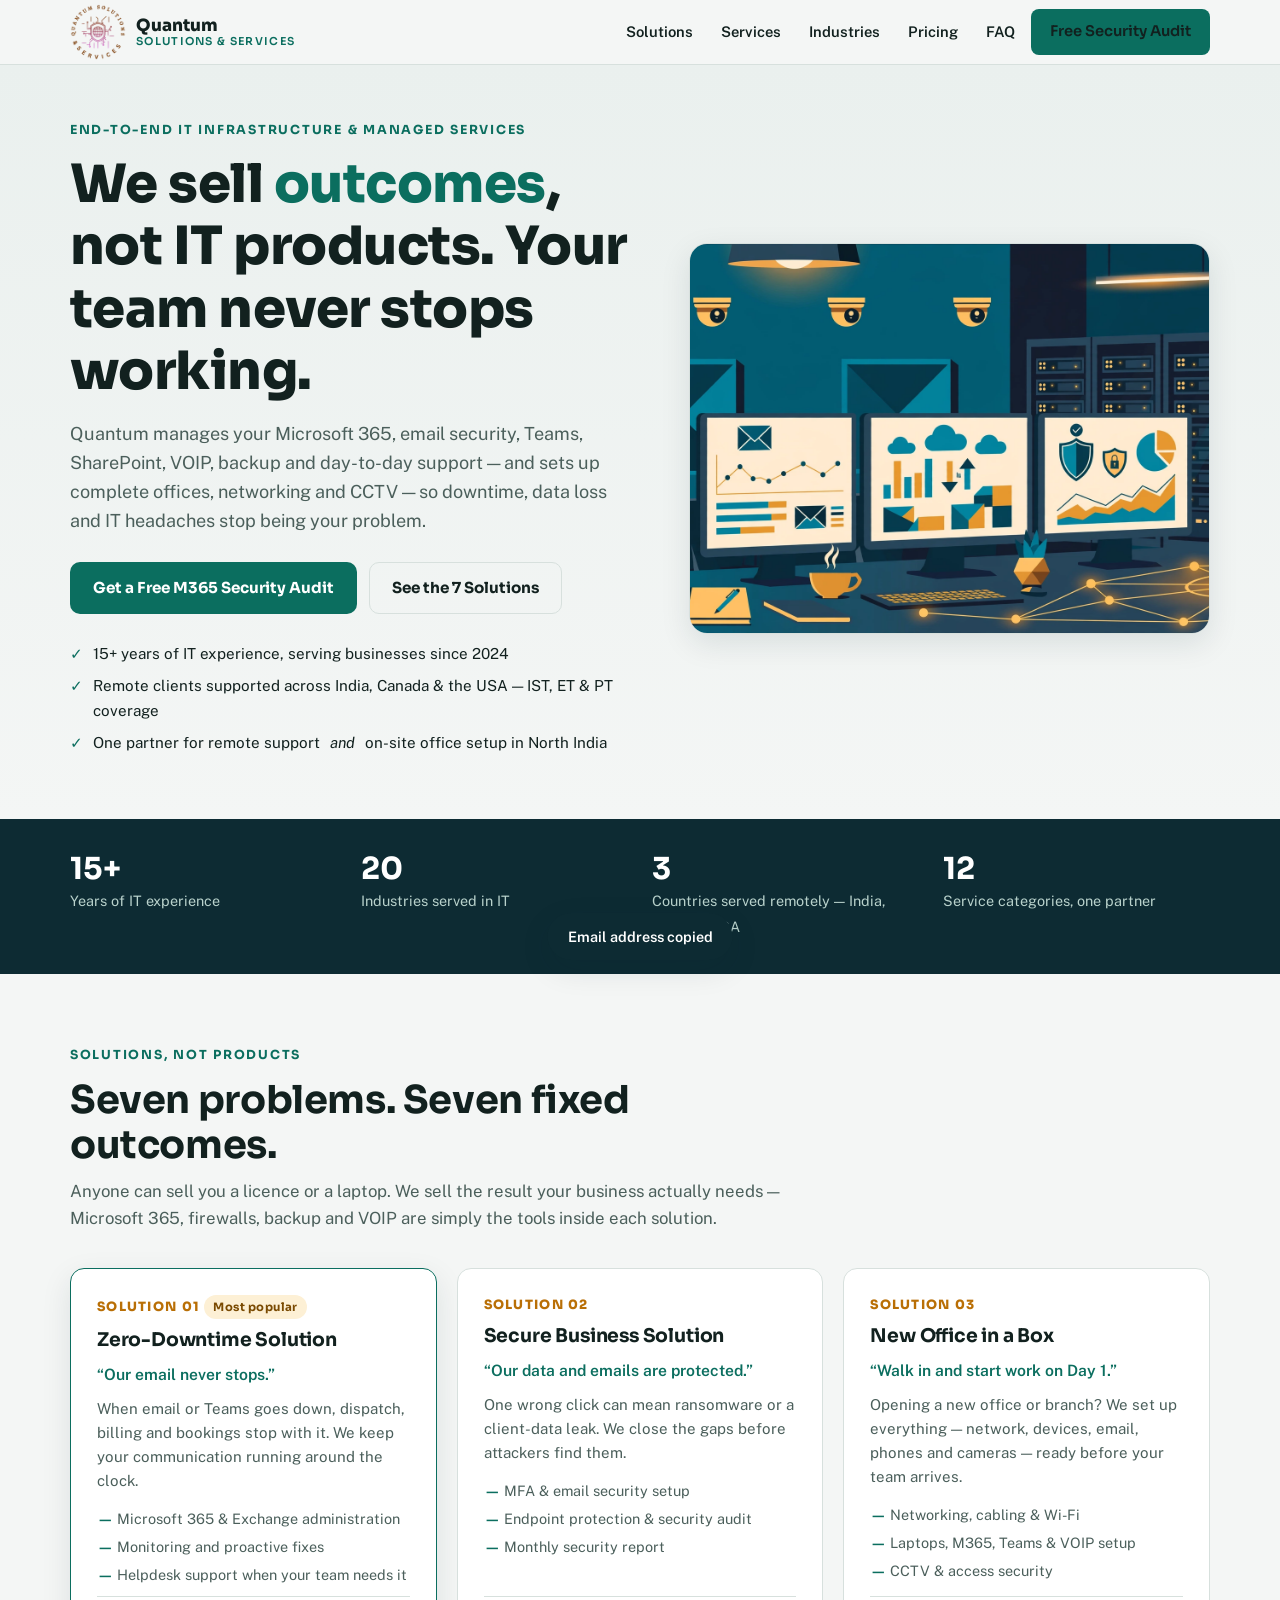
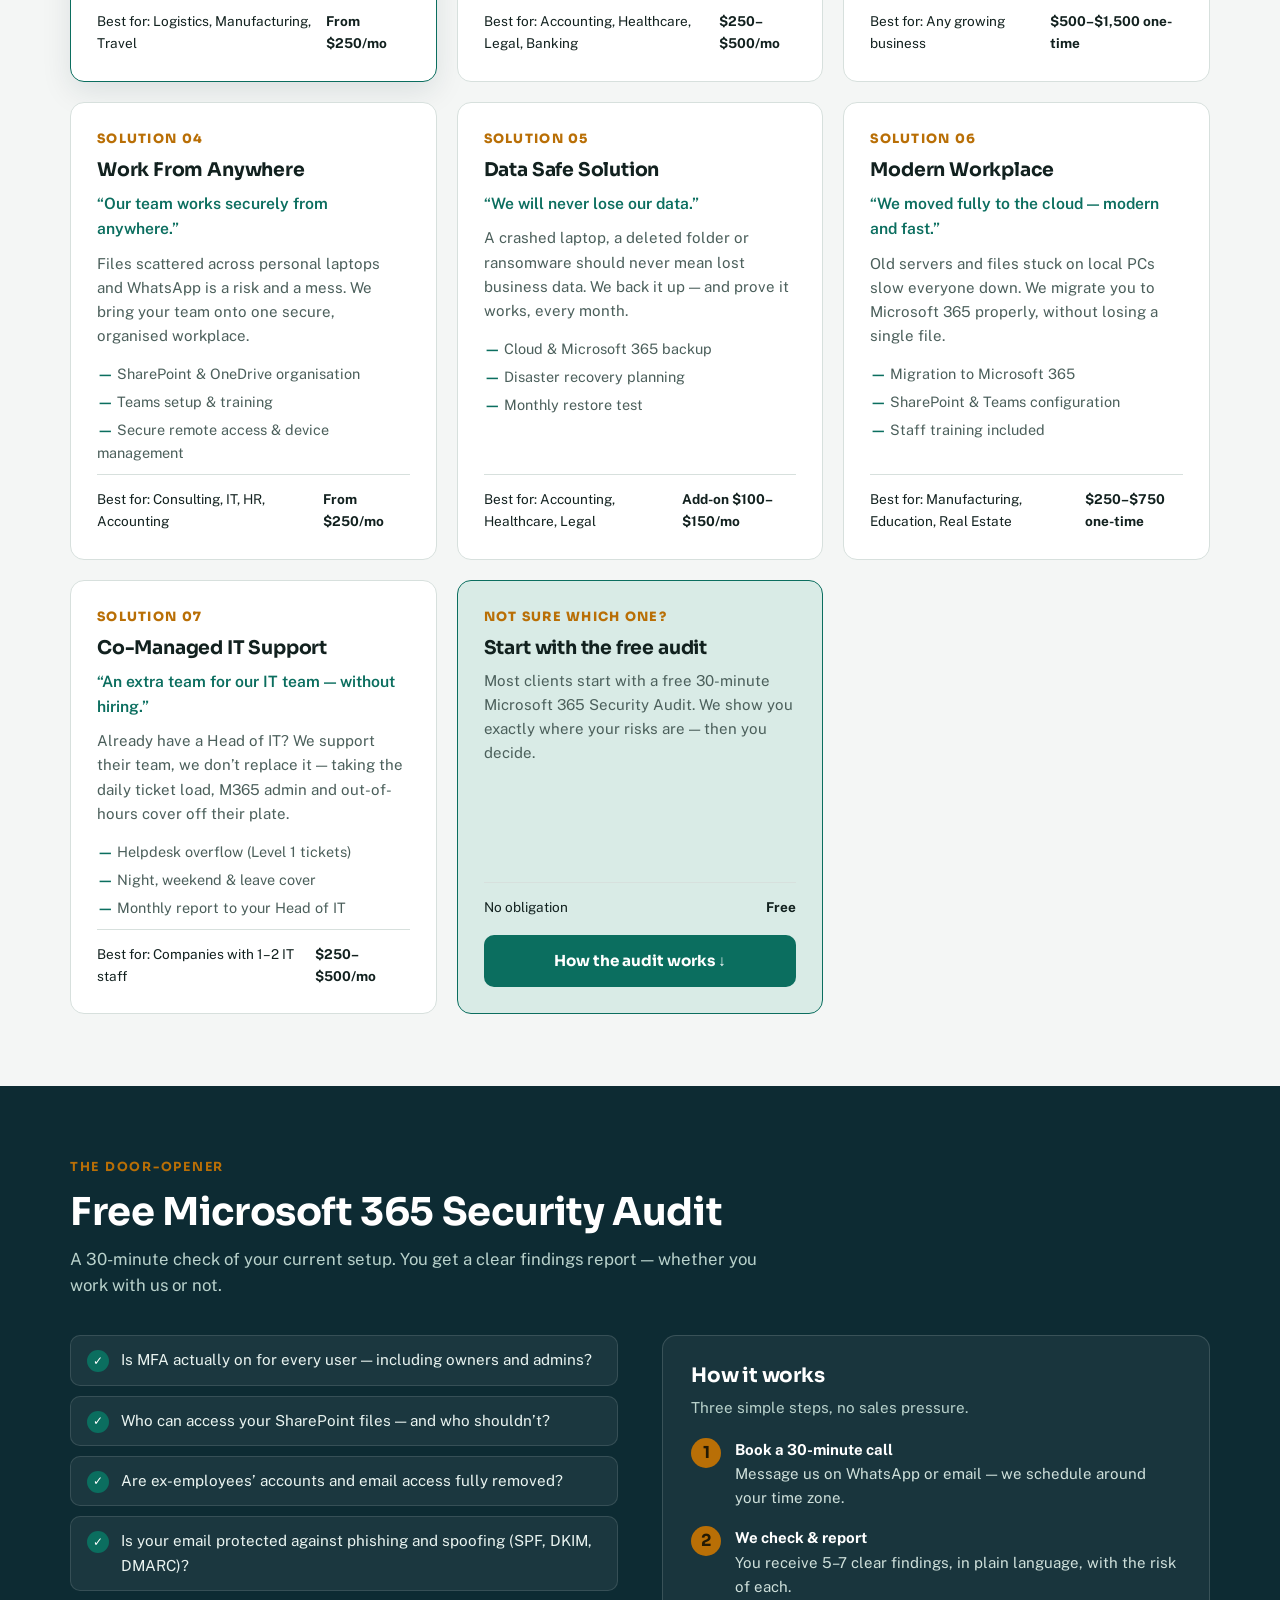
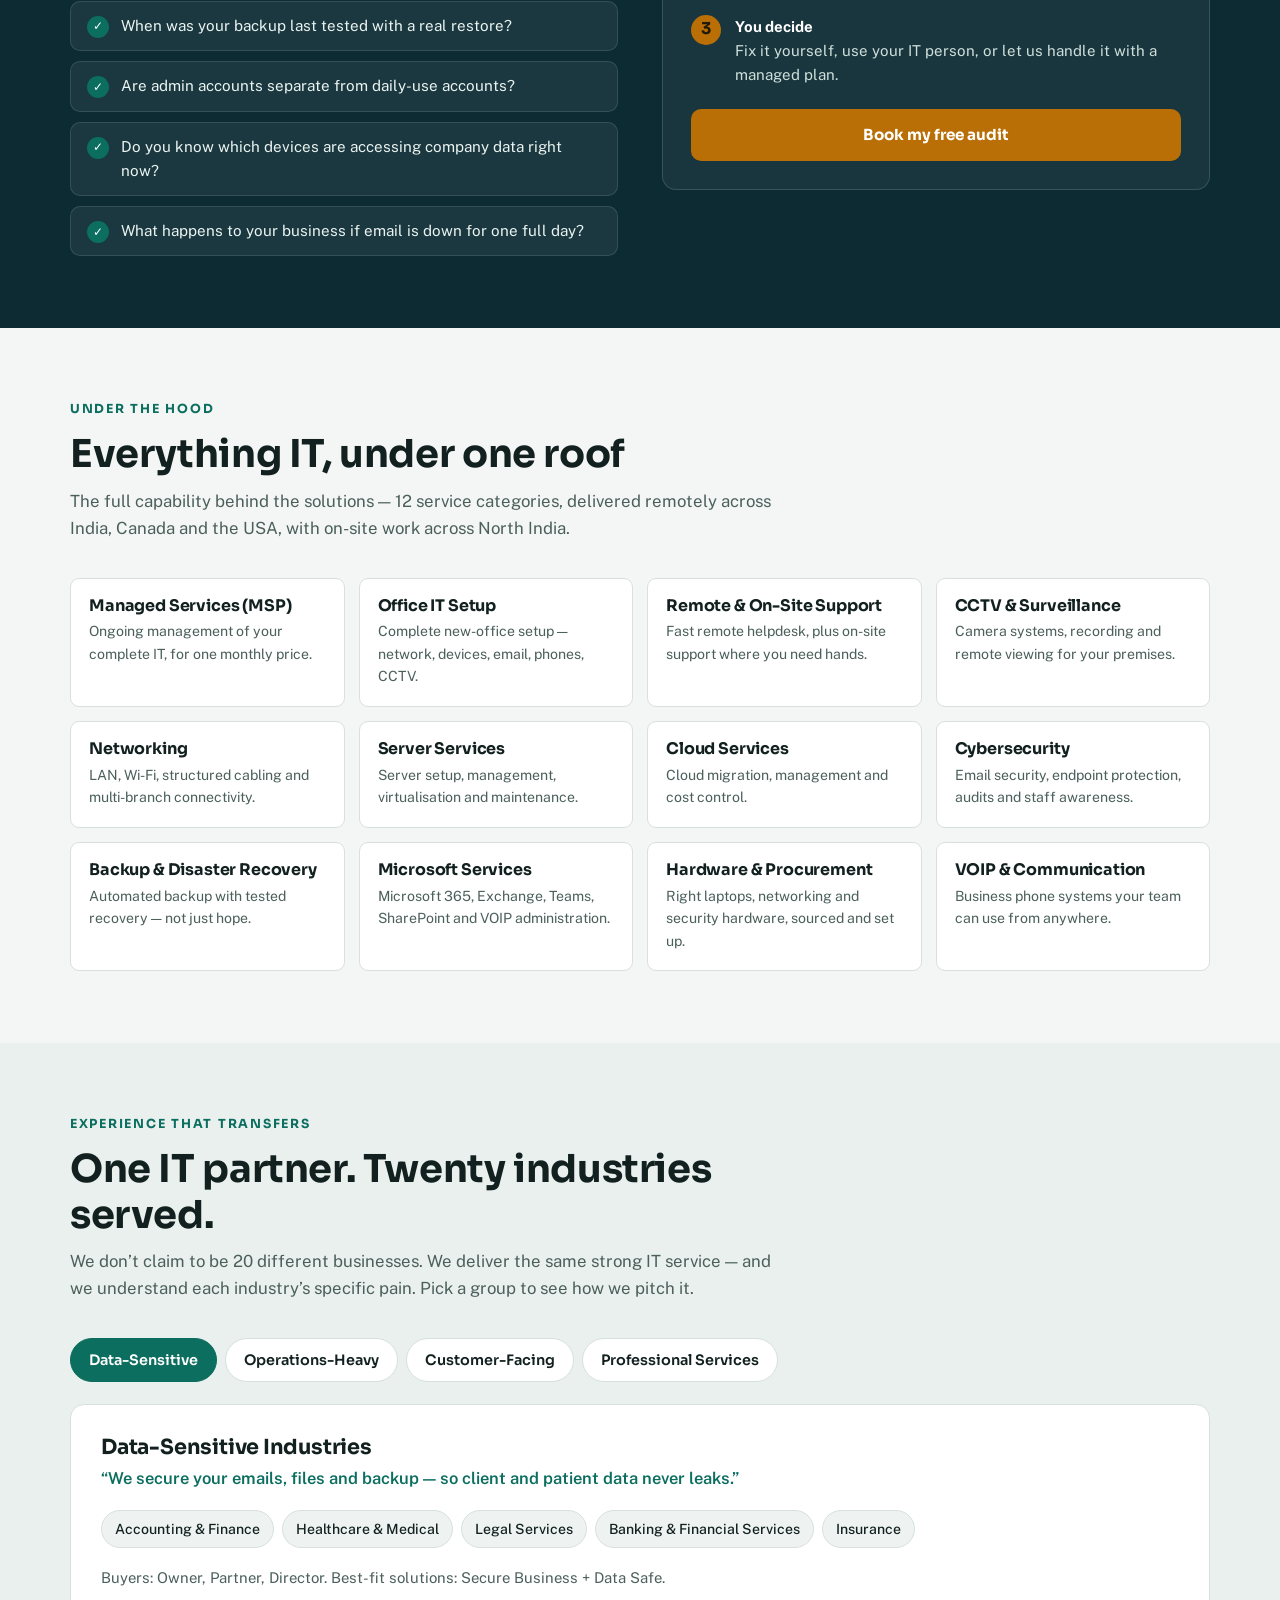
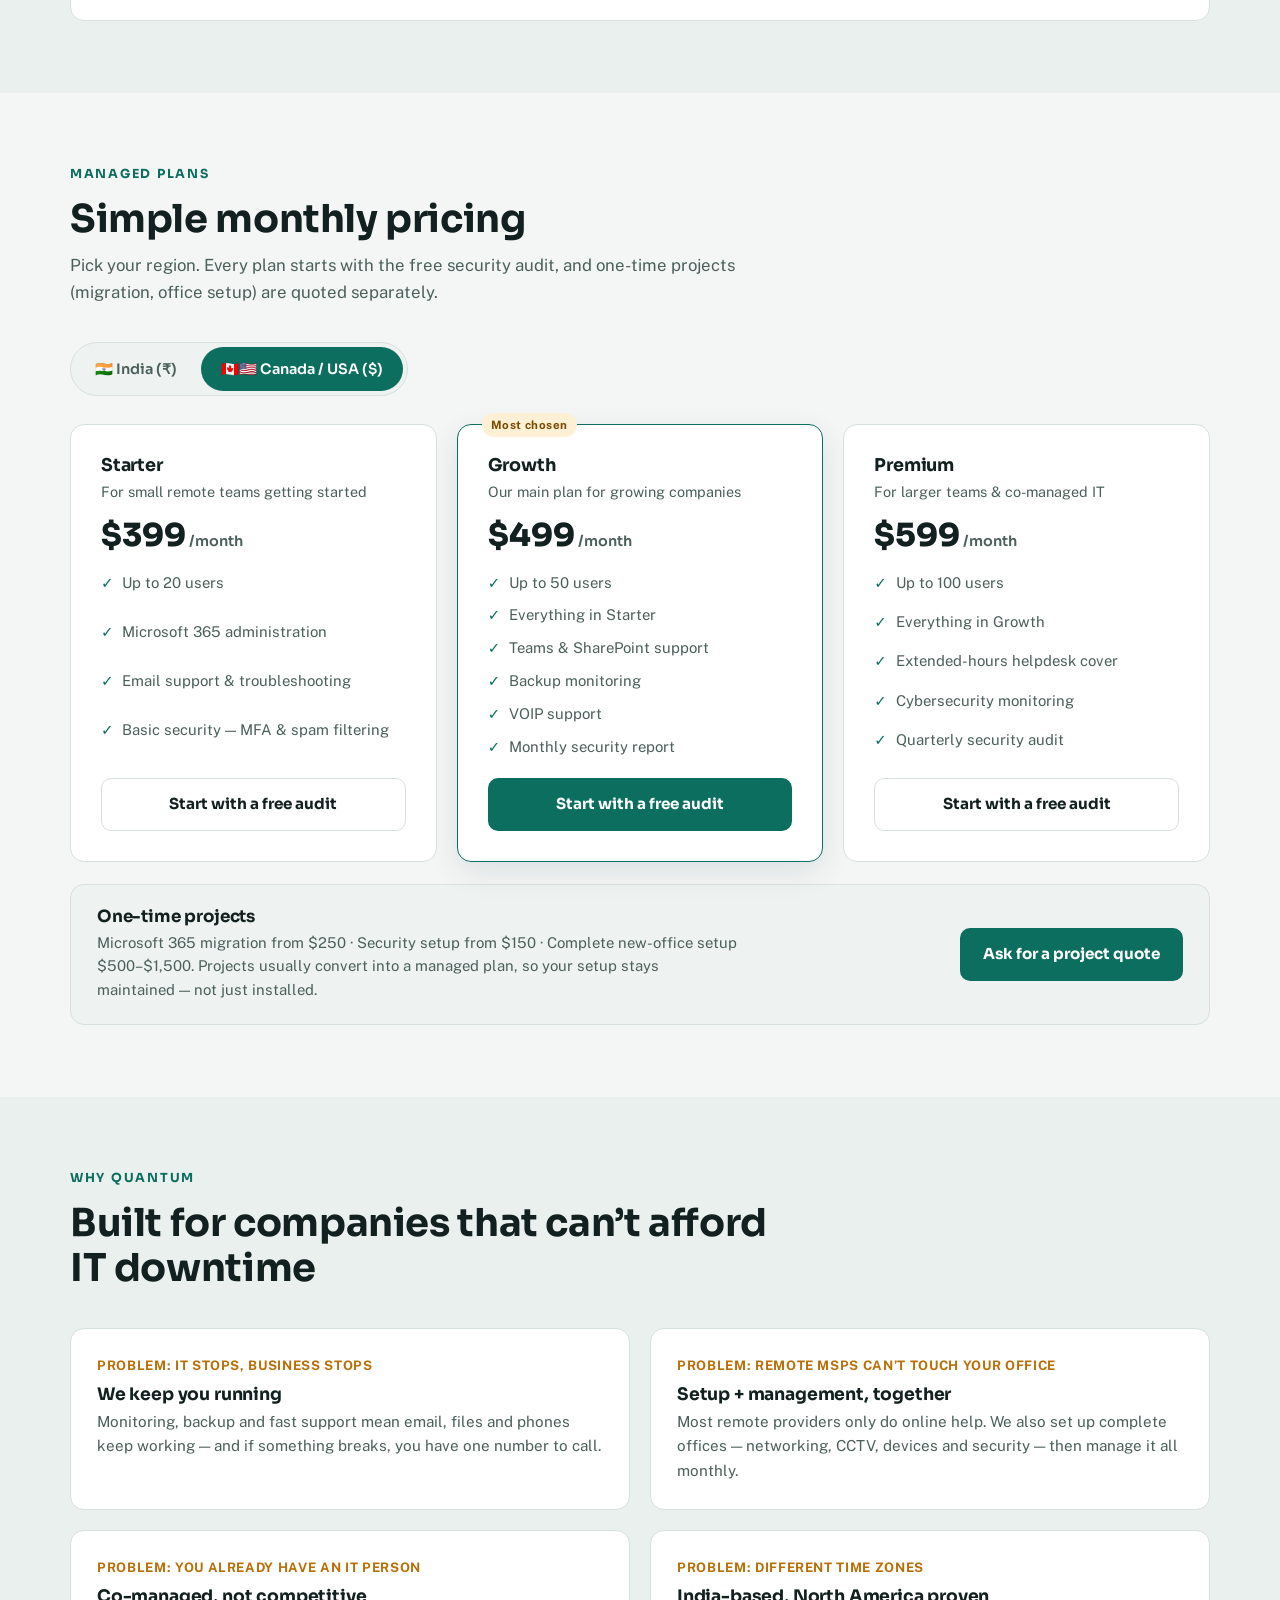
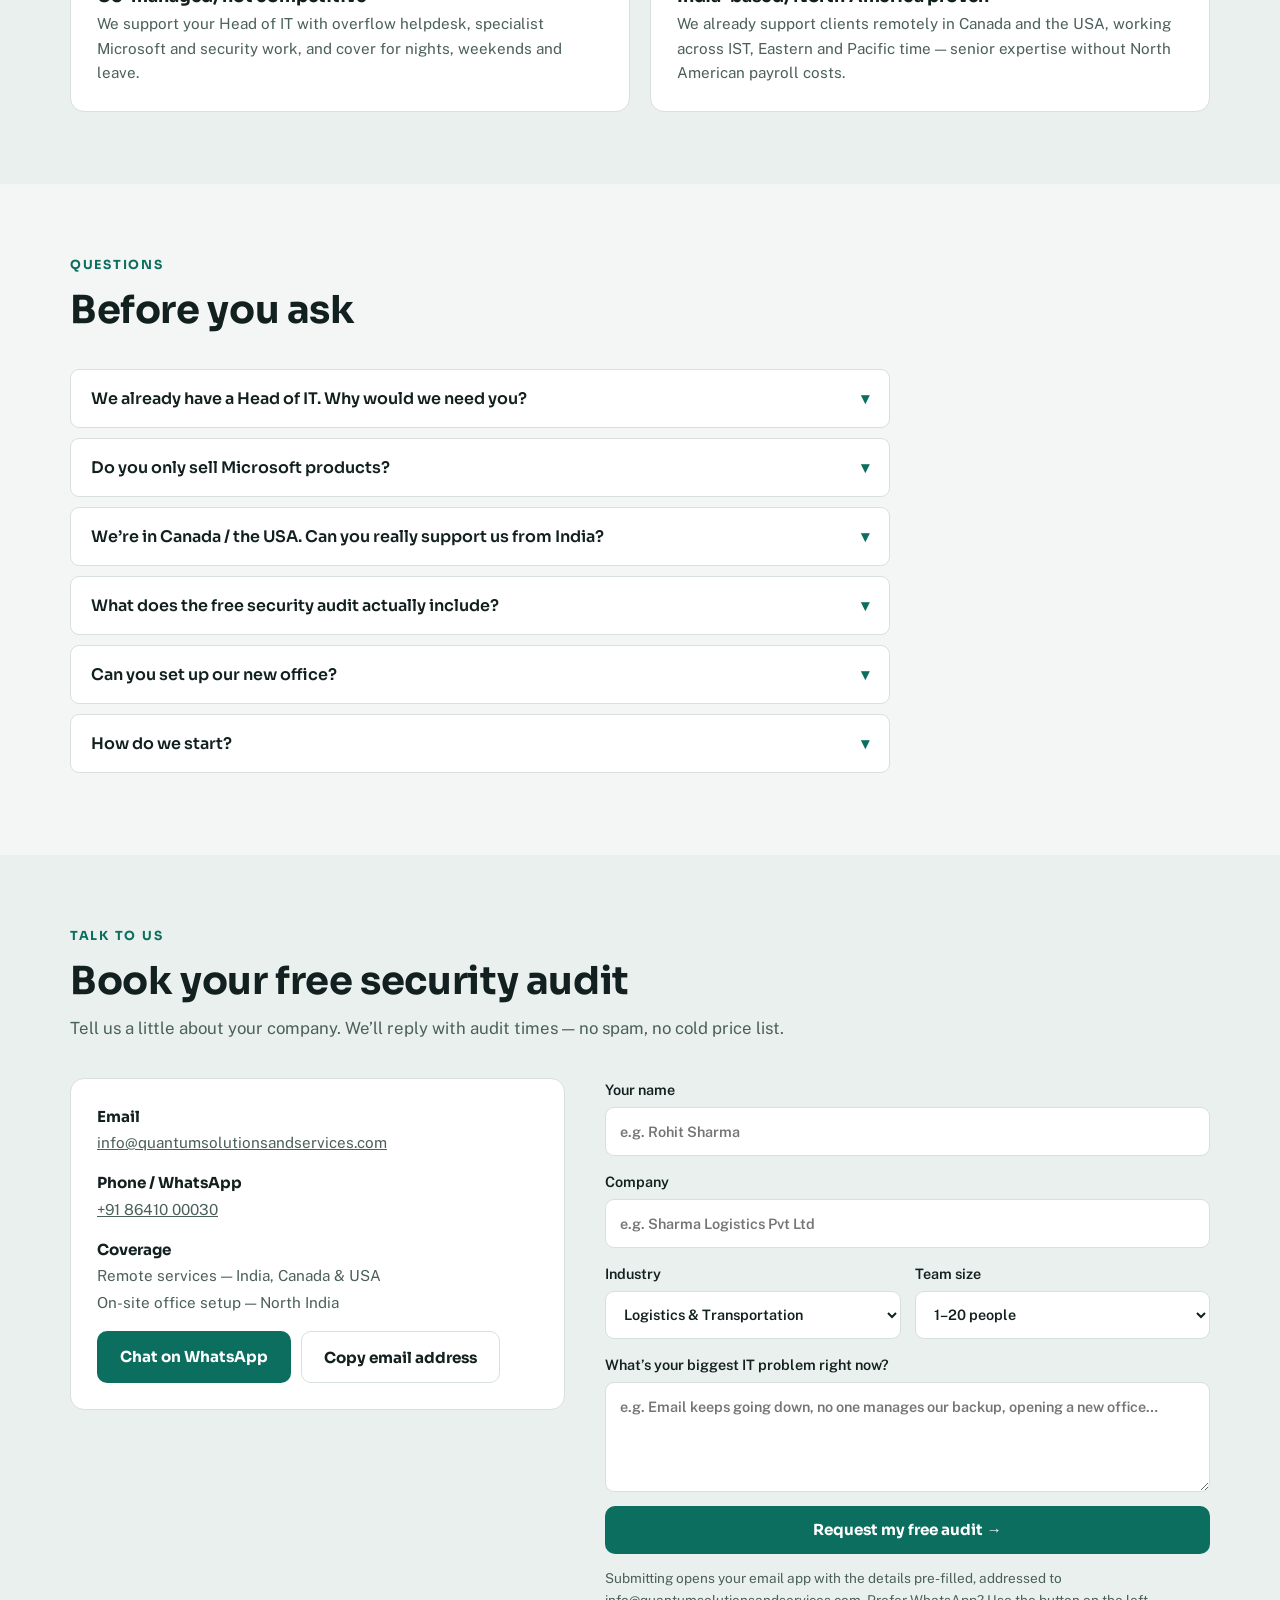
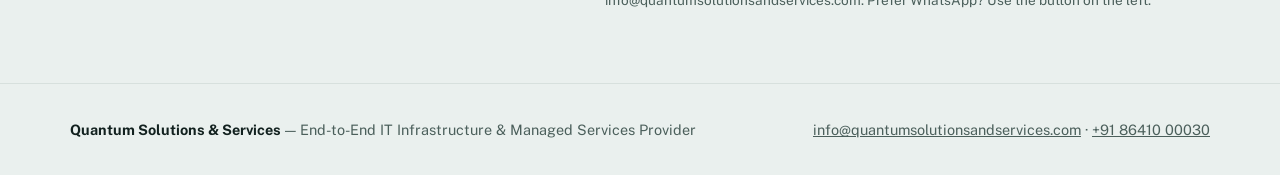
<file: quantum-landing-page/index.html>
<!doctype html>
<html lang="en">
<head>
<meta charset="utf-8">
<meta name="viewport" content="width=device-width, initial-scale=1, viewport-fit=cover">
<meta name="color-scheme" content="light dark">
<meta name="description" content="Quantum Solutions & Services — End-to-End IT Infrastructure & Managed Services. Microsoft 365, security, office setup, backup and 24×7 support for companies in India, Canada and the USA.">
<link rel="icon" href="data:,">
<title>Quantum Solutions & Services — Managed IT, Microsoft 365 & Security</title>
<link rel="preconnect" href="https://fonts.googleapis.com">
<link rel="preconnect" href="https://fonts.gstatic.com" crossorigin>
<link href="https://fonts.googleapis.com/css2?family=Sora:wght@500;600;700;800&family=Public+Sans:ital,wght@0,400;0,500;0,600;0,700;1,400&display=swap" rel="stylesheet">
<style>
:root{
  --bg:#f4f6f5; --bg2:#eaf0ee; --surface:#ffffff; --surface2:#eef3f1;
  --ink:#12211f; --muted:#4b5f5b; --line:#d7e0dd;
  --teal:#0b6e5f; --teal-dark:#084f45; --teal-soft:#d9ebe6;
  --amber:#b96f06; --amber-bg:#fdf0d5; --amber-ink:#7a4a02;
  --navy:#0d2b33;
  --radius:14px; --radius-sm:9px;
  --shadow:0 10px 30px rgba(13,43,51,.10);
}
@media (prefers-color-scheme: dark){
  :root{
    --bg:#0b1413; --bg2:#0e1a19; --surface:#13201e; --surface2:#182825;
    --ink:#e8f0ee; --muted:#a7bcb7; --line:#263a37;
    --teal:#2fbfa5; --teal-dark:#7fd8c6; --teal-soft:#173a34;
    --amber:#e8a33d; --amber-bg:#2e2410; --amber-ink:#f2c877;
    --navy:#081a20;
    --shadow:0 10px 30px rgba(0,0,0,.35);
  }
}
*{box-sizing:border-box}
html{scroll-behavior:smooth}
body{margin:0;font-family:"Public Sans",system-ui,sans-serif;background:var(--bg);color:var(--ink);line-height:1.6;font-size:16.5px}
h1,h2,h3,h4{font-family:"Sora",sans-serif;line-height:1.18;margin:0;letter-spacing:-.01em}
a{color:var(--teal)}
img{max-width:100%;display:block}
.wrap{max-width:1180px;margin:0 auto;padding:0 20px}
section{padding:72px 0}
.sec-head{max-width:720px;margin-bottom:36px}
.sec-head h2{font-size:clamp(1.7rem,3.4vw,2.4rem);font-weight:700;margin-bottom:10px}
.sec-head p{color:var(--muted);margin:0;font-size:1.05rem}
.label{font-family:"Sora",sans-serif;font-size:.78rem;font-weight:700;letter-spacing:.14em;text-transform:uppercase;color:var(--teal);margin-bottom:12px;display:block}

/* Nav */
header{position:sticky;top:0;z-index:50;background:color-mix(in srgb,var(--bg) 88%,transparent);backdrop-filter:blur(10px);border-bottom:1px solid var(--line)}
.nav{display:flex;align-items:center;justify-content:space-between;gap:16px;min-height:64px}
.brand{font-family:"Sora",sans-serif;font-weight:800;font-size:1.05rem;color:var(--ink);text-decoration:none;line-height:1.15}
.brand{display:inline-flex;align-items:center;gap:10px}
.brand-logo{width:56px;height:56px;flex:none;display:block}
.brand .brand-name{display:block;font-size:inherit;font-weight:inherit;letter-spacing:normal;text-transform:none;color:inherit}
.brand .brand-name span{display:block;font-size:.68rem;font-weight:600;letter-spacing:.12em;text-transform:uppercase;color:var(--teal)}
.nav-links{display:flex;gap:4px;align-items:center}
.nav-links a{color:var(--ink);text-decoration:none;font-weight:600;font-size:.92rem;padding:10px 12px;border-radius:8px;min-height:40px;display:inline-flex;align-items:center}
.nav-links a:hover{background:var(--surface2)}
.btn{display:inline-flex;align-items:center;justify-content:center;gap:8px;font-family:"Sora",sans-serif;font-weight:700;font-size:.95rem;text-decoration:none;border-radius:10px;padding:13px 22px;min-height:48px;border:1px solid transparent;cursor:pointer;transition:transform .15s, background .15s}
.btn:active{transform:scale(.98)}
.btn-primary{background:var(--teal);color:#fff}
@media (prefers-color-scheme: dark){.btn-primary{color:#06231e}}
.btn-primary:hover{background:var(--teal-dark)}
@media (prefers-color-scheme: dark){.btn-primary:hover{color:#06231e}}
.btn-ghost{background:transparent;color:var(--ink);border-color:var(--line)}
.btn-ghost:hover{background:var(--surface2)}
.btn-amber{background:var(--amber);color:#fff}
@media (prefers-color-scheme: dark){.btn-amber{color:#241a04}}
.menu-btn{display:none;background:var(--surface);border:1px solid var(--line);border-radius:9px;width:44px;height:44px;font-size:1.2rem;cursor:pointer;color:var(--ink)}
@media(max-width:860px){
  .menu-btn{display:block}
  .nav-links{display:none;position:absolute;top:64px;left:0;right:0;background:var(--surface);flex-direction:column;align-items:stretch;padding:12px 20px 18px;border-bottom:1px solid var(--line);box-shadow:var(--shadow)}
  .nav-links.open{display:flex}
  .nav-links a{padding:12px}
}

/* Hero */
.hero{padding:56px 0 64px;background:linear-gradient(180deg,var(--bg2),var(--bg))}
.hero-grid{display:grid;grid-template-columns:1.05fr .95fr;gap:44px;align-items:center}
.hero h1{font-size:clamp(2.1rem,4.6vw,3.3rem);font-weight:800;margin-bottom:18px}
.hero h1 em{font-style:normal;color:var(--teal)}
.hero p.lead{font-size:1.13rem;color:var(--muted);margin:0 0 26px;max-width:540px}
.hero-ctas{display:flex;gap:12px;flex-wrap:wrap;margin-bottom:28px}
.hero-points{list-style:none;margin:0;padding:0;display:grid;gap:8px;font-size:.95rem}
.hero-points li{display:flex;gap:10px;align-items:flex-start}
.hero-points li::before{content:"✓";color:var(--teal);font-weight:800;flex:none}
.hero-img{border-radius:18px;overflow:hidden;box-shadow:var(--shadow);border:1px solid var(--line)}
.hero-img img{width:100%;height:100%;object-fit:cover;aspect-ratio:4/3}
@media(max-width:900px){.hero-grid{grid-template-columns:1fr}.hero-img img{aspect-ratio:16/10}}

/* Stats */
.stats{background:var(--navy);color:#eaf4f1}
.stats .wrap{display:grid;grid-template-columns:repeat(4,1fr);gap:24px;padding-top:34px;padding-bottom:34px}
.stat b{font-family:"Sora",sans-serif;font-size:1.9rem;display:block;color:#fff;line-height:1.1}
.stat span{font-size:.9rem;color:#b9d2cc}
@media(max-width:760px){.stats .wrap{grid-template-columns:1fr 1fr}}

/* Solutions */
.sol-grid{display:grid;grid-template-columns:repeat(3,1fr);gap:20px}
@media(max-width:980px){.sol-grid{grid-template-columns:1fr 1fr}}
@media(max-width:620px){.sol-grid{grid-template-columns:1fr}}
.sol{background:var(--surface);border:1px solid var(--line);border-radius:var(--radius);padding:26px;display:flex;flex-direction:column;gap:10px}
.sol .num{font-family:"Sora",sans-serif;font-weight:800;font-size:.8rem;color:var(--amber);letter-spacing:.1em}
.sol h3{font-size:1.18rem}
.sol .outcome{font-weight:600;color:var(--teal);font-size:.98rem;margin:0}
.sol p{margin:0;color:var(--muted);font-size:.94rem}
.sol ul{margin:4px 0 0;padding:0;list-style:none;font-size:.9rem;color:var(--muted);display:grid;gap:5px}
.sol ul li::before{content:"— ";color:var(--teal);font-weight:700}
.sol .meta{margin-top:auto;padding-top:14px;border-top:1px solid var(--line);display:flex;justify-content:space-between;gap:10px;font-size:.85rem}
.sol .meta b{color:var(--ink)}
.sol.featured{border-color:var(--teal);box-shadow:var(--shadow)}
.tag{display:inline-block;background:var(--amber-bg);color:var(--amber-ink);font-size:.72rem;font-weight:700;padding:3px 9px;border-radius:99px;letter-spacing:.04em}

/* Audit */
.audit{background:var(--navy);color:#eaf4f1}
.audit h2{color:#fff}
.audit .sec-head p{color:#b9d2cc}
.audit-grid{display:grid;grid-template-columns:1fr 1fr;gap:44px;align-items:start}
@media(max-width:860px){.audit-grid{grid-template-columns:1fr}}
.checklist{list-style:none;margin:0;padding:0;display:grid;gap:10px}
.checklist li{background:rgba(255,255,255,.06);border:1px solid rgba(255,255,255,.12);border-radius:10px;padding:12px 16px;display:flex;gap:12px;align-items:flex-start;font-size:.95rem}
.checklist li::before{content:"✓";background:var(--teal);color:#fff;width:22px;height:22px;border-radius:50%;display:flex;align-items:center;justify-content:center;font-size:.75rem;font-weight:800;flex:none;margin-top:2px}
.audit-box{background:rgba(255,255,255,.05);border:1px solid rgba(255,255,255,.14);border-radius:var(--radius);padding:28px}
.audit-box h3{color:#fff;margin-bottom:8px;font-size:1.25rem}
.audit-box p{color:#b9d2cc;margin:0 0 18px;font-size:.95rem}
.steps{display:grid;gap:16px;margin-top:6px}
.step{display:flex;gap:14px}
.step b{font-family:"Sora",sans-serif;background:var(--amber);color:#241a04;width:30px;height:30px;border-radius:50%;display:flex;align-items:center;justify-content:center;flex:none}
.step p{margin:0;color:#cfe0db;font-size:.94rem}
.step p strong{color:#fff;display:block}

/* Services */
.svc-grid{display:grid;grid-template-columns:repeat(4,1fr);gap:14px}
@media(max-width:980px){.svc-grid{grid-template-columns:1fr 1fr}}
@media(max-width:520px){.svc-grid{grid-template-columns:1fr}}
.svc{background:var(--surface);border:1px solid var(--line);border-radius:var(--radius-sm);padding:18px}
.svc h3{font-size:1rem;margin-bottom:5px}
.svc p{margin:0;color:var(--muted);font-size:.88rem}

/* Industries */
.tabs{display:flex;gap:8px;flex-wrap:wrap;margin-bottom:22px}
.tab{font-family:"Sora",sans-serif;font-weight:600;font-size:.9rem;padding:11px 18px;min-height:44px;border-radius:99px;border:1px solid var(--line);background:var(--surface);color:var(--ink);cursor:pointer}
.tab.active{background:var(--teal);color:#fff;border-color:var(--teal)}
@media (prefers-color-scheme: dark){.tab.active{color:#06231e}}
.ind-panel{background:var(--surface);border:1px solid var(--line);border-radius:var(--radius);padding:30px}
.ind-panel h3{font-size:1.3rem;margin-bottom:6px}
.ind-panel .pitch{color:var(--teal);font-weight:600;margin:0 0 18px}
.chips{display:flex;flex-wrap:wrap;gap:8px}
.chip{background:var(--surface2);border:1px solid var(--line);padding:7px 13px;border-radius:99px;font-size:.88rem;font-weight:500}

/* Pricing */
.toggle{display:inline-flex;background:var(--surface2);border:1px solid var(--line);border-radius:99px;padding:4px;gap:4px;margin-bottom:28px}
.toggle button{font-family:"Sora",sans-serif;font-weight:600;font-size:.9rem;border:0;background:transparent;color:var(--muted);padding:10px 20px;min-height:44px;border-radius:99px;cursor:pointer}
.toggle button.active{background:var(--teal);color:#fff}
@media (prefers-color-scheme: dark){.toggle button.active{color:#06231e}}
.price-grid{display:grid;grid-template-columns:repeat(3,1fr);gap:20px}
@media(max-width:900px){.price-grid{grid-template-columns:1fr}}
.price{background:var(--surface);border:1px solid var(--line);border-radius:var(--radius);padding:30px;display:flex;flex-direction:column}
.price.pop{border-color:var(--teal);box-shadow:var(--shadow);position:relative}
.price h3{font-size:1.1rem;margin-bottom:4px}
.price .for{color:var(--muted);font-size:.9rem;margin:0 0 16px}
.price .amount{font-family:"Sora",sans-serif;font-size:2rem;font-weight:800;line-height:1}
.price .amount small{font-size:.9rem;font-weight:600;color:var(--muted)}
.price ul{list-style:none;margin:20px 0;padding:0;display:grid;gap:9px;font-size:.93rem;color:var(--muted);flex:1}
.price ul li{display:flex;gap:9px}
.price ul li::before{content:"✓";color:var(--teal);font-weight:800}
.onetime{margin-top:22px;background:var(--surface2);border:1px solid var(--line);border-radius:var(--radius);padding:22px 26px;display:flex;justify-content:space-between;gap:20px;flex-wrap:wrap;align-items:center}
.onetime h3{font-size:1.05rem;margin-bottom:4px}
.onetime p{margin:0;color:var(--muted);font-size:.93rem;max-width:640px}

/* Why */
.why-grid{display:grid;grid-template-columns:1fr 1fr;gap:20px}
@media(max-width:760px){.why-grid{grid-template-columns:1fr}}
.why{background:var(--surface);border:1px solid var(--line);border-radius:var(--radius);padding:26px}
.why h3{font-size:1.08rem;margin-bottom:6px}
.why p{margin:0;color:var(--muted);font-size:.95rem}
.why .pain{color:var(--amber);font-weight:700;font-size:.82rem;letter-spacing:.05em;text-transform:uppercase;display:block;margin-bottom:8px}

/* FAQ */
.faq{max-width:820px}
.faq-item{background:var(--surface);border:1px solid var(--line);border-radius:var(--radius-sm);margin-bottom:10px;overflow:hidden}
.faq-item button{width:100%;text-align:left;background:none;border:0;padding:18px 20px;font-family:"Sora",sans-serif;font-weight:600;font-size:1rem;color:var(--ink);cursor:pointer;display:flex;justify-content:space-between;gap:14px;align-items:center;min-height:52px}
.faq-item .ans{display:none;padding:0 20px 18px;color:var(--muted);font-size:.95rem}
.faq-item.open .ans{display:block}
.faq-item .chev{transition:transform .2s;color:var(--teal);flex:none}
.faq-item.open .chev{transform:rotate(180deg)}

/* Contact */
.contact-grid{display:grid;grid-template-columns:.9fr 1.1fr;gap:40px;align-items:start}
@media(max-width:860px){.contact-grid{grid-template-columns:1fr}}
.contact-card{background:var(--surface);border:1px solid var(--line);border-radius:var(--radius);padding:26px;display:grid;gap:16px}
.contact-row{display:flex;gap:14px;align-items:flex-start}
.contact-row b{display:block;font-family:"Sora",sans-serif;font-size:.95rem}
.contact-row span,.contact-row a{color:var(--muted);font-size:.95rem}
form{display:grid;gap:14px}
label{font-weight:600;font-size:.9rem;display:grid;gap:6px}
input,select,textarea{font:inherit;padding:12px 14px;border:1px solid var(--line);border-radius:9px;background:var(--surface);color:var(--ink);min-height:48px;width:100%}
textarea{min-height:110px;resize:vertical}
.form-note{font-size:.85rem;color:var(--muted);margin:0}
footer{border-top:1px solid var(--line);padding:34px 0;background:var(--bg2)}
footer .wrap{display:flex;justify-content:space-between;gap:18px;flex-wrap:wrap;font-size:.9rem;color:var(--muted)}
footer a{color:var(--muted)}
.toast{position:fixed;bottom:20px;left:50%;transform:translateX(-50%) translateY(80px);background:var(--navy);color:#fff;padding:12px 20px;border-radius:99px;font-size:.9rem;font-weight:600;transition:transform .25s;z-index:99;box-shadow:var(--shadow)}
.toast.show{transform:translateX(-50%) translateY(0)}
@media (prefers-reduced-motion: reduce){html{scroll-behavior:auto}.btn,.chev,.toast{transition:none}}
</style>
</head>
<body>

<header>
  <div class="wrap nav">
    <a class="brand" href="#top"><img class="brand-logo" src="logo.png" width="56" height="56" alt=""><span class="brand-name">Quantum<span>Solutions &amp; Services</span></span></a>
    <button class="menu-btn" id="menuBtn" aria-label="Open menu" aria-expanded="false">☰</button>
    <nav class="nav-links" id="navLinks">
      <a href="#solutions">Solutions</a>
      <a href="#services">Services</a>
      <a href="#industries">Industries</a>
      <a href="#pricing">Pricing</a>
      <a href="#faq">FAQ</a>
      <a href="#contact" class="btn btn-primary" style="padding:10px 18px;min-height:44px">Free Security Audit</a>
    </nav>
  </div>
</header>

<main id="top">

<!-- HERO -->
<div class="hero">
  <div class="wrap hero-grid">
    <div>
      <span class="label">End-to-End IT Infrastructure &amp; Managed Services</span>
      <h1>We sell <em>outcomes</em>, not IT products. Your team never stops working.</h1>
      <p class="lead">Quantum manages your Microsoft 365, email security, Teams, SharePoint, VOIP, backup and day-to-day support — and sets up complete offices, networking and CCTV — so downtime, data loss and IT headaches stop being your problem.</p>
      <div class="hero-ctas">
        <a class="btn btn-primary" href="#contact">Get a Free M365 Security Audit</a>
        <a class="btn btn-ghost" href="#solutions">See the 7 Solutions</a>
      </div>
      <ul class="hero-points">
        <li>15+ years of IT experience, serving businesses since 2024</li>
        <li>Remote clients supported across India, Canada &amp; the USA — IST, ET &amp; PT coverage</li>
        <li>One partner for remote support <em>and</em> on-site office setup in North India</li>
      </ul>
    </div>
    <div class="hero-img">
      <img src="[data-uri]" alt="Illustration of an IT operations team monitoring email, cloud, security and network dashboards, with servers and CCTV cameras">
    </div>
  </div>
</div>

<!-- STATS -->
<div class="stats">
  <div class="wrap">
    <div class="stat"><b>15+</b><span>Years of IT experience</span></div>
    <div class="stat"><b>20</b><span>Industries served in IT</span></div>
    <div class="stat"><b>3</b><span>Countries served remotely — India, Canada, USA</span></div>
    <div class="stat"><b>12</b><span>Service categories, one partner</span></div>
  </div>
</div>

<!-- SOLUTIONS -->
<section id="solutions">
  <div class="wrap">
    <div class="sec-head">
      <span class="label">Solutions, not products</span>
      <h2>Seven problems. Seven fixed outcomes.</h2>
      <p>Anyone can sell you a licence or a laptop. We sell the result your business actually needs — Microsoft 365, firewalls, backup and VOIP are simply the tools inside each solution.</p>
    </div>
    <div class="sol-grid">

      <article class="sol featured">
        <span class="num">SOLUTION 01 <span class="tag">Most popular</span></span>
        <h3>Zero-Downtime Solution</h3>
        <p class="outcome">“Our email never stops.”</p>
        <p>When email or Teams goes down, dispatch, billing and bookings stop with it. We keep your communication running around the clock.</p>
        <ul><li>Microsoft 365 &amp; Exchange administration</li><li>Monitoring and proactive fixes</li><li>Helpdesk support when your team needs it</li></ul>
        <div class="meta"><span>Best for: Logistics, Manufacturing, Travel</span><b>From $250/mo</b></div>
      </article>

      <article class="sol">
        <span class="num">SOLUTION 02</span>
        <h3>Secure Business Solution</h3>
        <p class="outcome">“Our data and emails are protected.”</p>
        <p>One wrong click can mean ransomware or a client-data leak. We close the gaps before attackers find them.</p>
        <ul><li>MFA &amp; email security setup</li><li>Endpoint protection &amp; security audit</li><li>Monthly security report</li></ul>
        <div class="meta"><span>Best for: Accounting, Healthcare, Legal, Banking</span><b>$250–$500/mo</b></div>
      </article>

      <article class="sol">
        <span class="num">SOLUTION 03</span>
        <h3>New Office in a Box</h3>
        <p class="outcome">“Walk in and start work on Day 1.”</p>
        <p>Opening a new office or branch? We set up everything — network, devices, email, phones and cameras — ready before your team arrives.</p>
        <ul><li>Networking, cabling &amp; Wi-Fi</li><li>Laptops, M365, Teams &amp; VOIP setup</li><li>CCTV &amp; access security</li></ul>
        <div class="meta"><span>Best for: Any growing business</span><b>$500–$1,500 one-time</b></div>
      </article>

      <article class="sol">
        <span class="num">SOLUTION 04</span>
        <h3>Work From Anywhere</h3>
        <p class="outcome">“Our team works securely from anywhere.”</p>
        <p>Files scattered across personal laptops and WhatsApp is a risk and a mess. We bring your team onto one secure, organised workplace.</p>
        <ul><li>SharePoint &amp; OneDrive organisation</li><li>Teams setup &amp; training</li><li>Secure remote access &amp; device management</li></ul>
        <div class="meta"><span>Best for: Consulting, IT, HR, Accounting</span><b>From $250/mo</b></div>
      </article>

      <article class="sol">
        <span class="num">SOLUTION 05</span>
        <h3>Data Safe Solution</h3>
        <p class="outcome">“We will never lose our data.”</p>
        <p>A crashed laptop, a deleted folder or ransomware should never mean lost business data. We back it up — and prove it works, every month.</p>
        <ul><li>Cloud &amp; Microsoft 365 backup</li><li>Disaster recovery planning</li><li>Monthly restore test</li></ul>
        <div class="meta"><span>Best for: Accounting, Healthcare, Legal</span><b>Add-on $100–$150/mo</b></div>
      </article>

      <article class="sol">
        <span class="num">SOLUTION 06</span>
        <h3>Modern Workplace</h3>
        <p class="outcome">“We moved fully to the cloud — modern and fast.”</p>
        <p>Old servers and files stuck on local PCs slow everyone down. We migrate you to Microsoft 365 properly, without losing a single file.</p>
        <ul><li>Migration to Microsoft 365</li><li>SharePoint &amp; Teams configuration</li><li>Staff training included</li></ul>
        <div class="meta"><span>Best for: Manufacturing, Education, Real Estate</span><b>$250–$750 one-time</b></div>
      </article>

      <article class="sol">
        <span class="num">SOLUTION 07</span>
        <h3>Co-Managed IT Support</h3>
        <p class="outcome">“An extra team for our IT team — without hiring.”</p>
        <p>Already have a Head of IT? We support their team, we don’t replace it — taking the daily ticket load, M365 admin and out-of-hours cover off their plate.</p>
        <ul><li>Helpdesk overflow (Level 1 tickets)</li><li>Night, weekend &amp; leave cover</li><li>Monthly report to your Head of IT</li></ul>
        <div class="meta"><span>Best for: Companies with 1–2 IT staff</span><b>$250–$500/mo</b></div>
      </article>

      <article class="sol" style="background:var(--teal-soft);border-color:var(--teal)">
        <span class="num">NOT SURE WHICH ONE?</span>
        <h3>Start with the free audit</h3>
        <p>Most clients start with a free 30-minute Microsoft 365 Security Audit. We show you exactly where your risks are — then you decide.</p>
        <div class="meta" style="border-color:var(--line)"><span>No obligation</span><b>Free</b></div>
        <a class="btn btn-primary" href="#audit" style="margin-top:6px">How the audit works ↓</a>
      </article>

    </div>
  </div>
</section>

<!-- AUDIT -->
<section class="audit" id="audit">
  <div class="wrap">
    <div class="sec-head">
      <span class="label" style="color:var(--amber)">The door-opener</span>
      <h2>Free Microsoft 365 Security Audit</h2>
      <p>A 30-minute check of your current setup. You get a clear findings report — whether you work with us or not.</p>
    </div>
    <div class="audit-grid">
      <ul class="checklist">
        <li>Is MFA actually on for every user — including owners and admins?</li>
        <li>Who can access your SharePoint files — and who shouldn’t?</li>
        <li>Are ex-employees’ accounts and email access fully removed?</li>
        <li>Is your email protected against phishing and spoofing (SPF, DKIM, DMARC)?</li>
        <li>When was your backup last tested with a real restore?</li>
        <li>Are admin accounts separate from daily-use accounts?</li>
        <li>Do you know which devices are accessing company data right now?</li>
        <li>What happens to your business if email is down for one full day?</li>
      </ul>
      <div>
        <div class="audit-box">
          <h3>How it works</h3>
          <p>Three simple steps, no sales pressure.</p>
          <div class="steps">
            <div class="step"><b>1</b><p><strong>Book a 30-minute call</strong>Message us on WhatsApp or email — we schedule around your time zone.</p></div>
            <div class="step"><b>2</b><p><strong>We check &amp; report</strong>You receive 5–7 clear findings, in plain language, with the risk of each.</p></div>
            <div class="step"><b>3</b><p><strong>You decide</strong>Fix it yourself, use your IT person, or let us handle it with a managed plan.</p></div>
          </div>
          <a class="btn btn-amber" href="#contact" style="margin-top:22px;width:100%">Book my free audit</a>
        </div>
      </div>
    </div>
  </div>
</section>

<!-- SERVICES -->
<section id="services">
  <div class="wrap">
    <div class="sec-head">
      <span class="label">Under the hood</span>
      <h2>Everything IT, under one roof</h2>
      <p>The full capability behind the solutions — 12 service categories, delivered remotely across India, Canada and the USA, with on-site work across North India.</p>
    </div>
    <div class="svc-grid">
      <div class="svc"><h3>Managed Services (MSP)</h3><p>Ongoing management of your complete IT, for one monthly price.</p></div>
      <div class="svc"><h3>Office IT Setup</h3><p>Complete new-office setup — network, devices, email, phones, CCTV.</p></div>
      <div class="svc"><h3>Remote &amp; On-Site Support</h3><p>Fast remote helpdesk, plus on-site support where you need hands.</p></div>
      <div class="svc"><h3>CCTV &amp; Surveillance</h3><p>Camera systems, recording and remote viewing for your premises.</p></div>
      <div class="svc"><h3>Networking</h3><p>LAN, Wi-Fi, structured cabling and multi-branch connectivity.</p></div>
      <div class="svc"><h3>Server Services</h3><p>Server setup, management, virtualisation and maintenance.</p></div>
      <div class="svc"><h3>Cloud Services</h3><p>Cloud migration, management and cost control.</p></div>
      <div class="svc"><h3>Cybersecurity</h3><p>Email security, endpoint protection, audits and staff awareness.</p></div>
      <div class="svc"><h3>Backup &amp; Disaster Recovery</h3><p>Automated backup with tested recovery — not just hope.</p></div>
      <div class="svc"><h3>Microsoft Services</h3><p>Microsoft 365, Exchange, Teams, SharePoint and VOIP administration.</p></div>
      <div class="svc"><h3>Hardware &amp; Procurement</h3><p>Right laptops, networking and security hardware, sourced and set up.</p></div>
      <div class="svc"><h3>VOIP &amp; Communication</h3><p>Business phone systems your team can use from anywhere.</p></div>
    </div>
  </div>
</section>

<!-- INDUSTRIES -->
<section id="industries" style="background:var(--bg2)">
  <div class="wrap">
    <div class="sec-head">
      <span class="label">Experience that transfers</span>
      <h2>One IT partner. Twenty industries served.</h2>
      <p>We don’t claim to be 20 different businesses. We deliver the same strong IT service — and we understand each industry’s specific pain. Pick a group to see how we pitch it.</p>
    </div>
    <div class="tabs" role="tablist">
      <button class="tab active" data-ind="data" role="tab">Data-Sensitive</button>
      <button class="tab" data-ind="ops" role="tab">Operations-Heavy</button>
      <button class="tab" data-ind="customer" role="tab">Customer-Facing</button>
      <button class="tab" data-ind="pro" role="tab">Professional Services</button>
    </div>
    <div class="ind-panel" id="indPanel"></div>
  </div>
</section>

<!-- PRICING -->
<section id="pricing">
  <div class="wrap">
    <div class="sec-head">
      <span class="label">Managed plans</span>
      <h2>Simple monthly pricing</h2>
      <p>Pick your region. Every plan starts with the free security audit, and one-time projects (migration, office setup) are quoted separately.</p>
    </div>
    <div class="toggle" role="group" aria-label="Pricing region">
      <button id="btnIndia">🇮🇳 India (₹)</button>
      <button id="btnNA" class="active">🇨🇦🇺🇸 Canada / USA ($)</button>
    </div>
    <div class="price-grid">
      <div class="price">
        <h3>Starter</h3>
        <p class="for" data-for-india="For small teams getting IT under control" data-for-na="For small remote teams getting started">For small remote teams getting started</p>
        <div class="amount"><span data-price data-india="₹19,999" data-na="$399">$</span><small> /month</small></div>
        <ul>
          <li data-li-india="Up to 20 users" data-li-na="Up to 20 users">Up to 20 users</li>
          <li>Microsoft 365 administration</li>
          <li>Email support &amp; troubleshooting</li>
          <li>Basic security — MFA &amp; spam filtering</li>
        </ul>
        <a class="btn btn-ghost" href="#contact">Start with a free audit</a>
      </div>
      <div class="price pop">
        <span class="tag" style="position:absolute;top:-12px;left:24px">Most chosen</span>
        <h3>Growth</h3>
        <p class="for" data-for-india="Our main plan for growing companies" data-for-na="Our main plan for growing companies">Our main plan for growing companies</p>
        <div class="amount"><span data-price data-india="₹39,999" data-na="$499">$</span><small> /month</small></div>
        <ul>
          <li data-li-india="Up to 50 users" data-li-na="Up to 50 users">Up to 50 users</li>
          <li>Everything in Starter</li>
          <li>Teams &amp; SharePoint support</li>
          <li>Backup monitoring</li>
          <li>VOIP support</li>
          <li>Monthly security report</li>
        </ul>
        <a class="btn btn-primary" href="#contact">Start with a free audit</a>
      </div>
      <div class="price">
        <h3>Premium</h3>
        <p class="for" data-for-india="For larger teams &amp; co-managed IT" data-for-na="For larger teams &amp; co-managed IT">For larger teams &amp; co-managed IT</p>
        <div class="amount"><span data-price data-india="₹69,999" data-na="$599">$</span><small> /month</small></div>
        <ul>
          <li data-li-india="Up to 100 users" data-li-na="Up to 100 users">Up to 100 users</li>
          <li>Everything in Growth</li>
          <li>Extended-hours helpdesk cover</li>
          <li>Cybersecurity monitoring</li>
          <li>Quarterly security audit</li>
        </ul>
        <a class="btn btn-ghost" href="#contact">Start with a free audit</a>
      </div>
    </div>
    <div class="onetime">
      <div>
        <h3>One-time projects</h3>
        <p>Microsoft 365 migration from $250 · Security setup from $150 · Complete new-office setup $500–$1,500. Projects usually convert into a managed plan, so your setup stays maintained — not just installed.</p>
      </div>
      <a class="btn btn-primary" href="#contact">Ask for a project quote</a>
    </div>
  </div>
</section>

<!-- WHY -->
<section style="background:var(--bg2)">
  <div class="wrap">
    <div class="sec-head">
      <span class="label">Why Quantum</span>
      <h2>Built for companies that can’t afford IT downtime</h2>
    </div>
    <div class="why-grid">
      <div class="why"><span class="pain">Problem: IT stops, business stops</span><h3>We keep you running</h3><p>Monitoring, backup and fast support mean email, files and phones keep working — and if something breaks, you have one number to call.</p></div>
      <div class="why"><span class="pain">Problem: Remote MSPs can’t touch your office</span><h3>Setup + management, together</h3><p>Most remote providers only do online help. We also set up complete offices — networking, CCTV, devices and security — then manage it all monthly.</p></div>
      <div class="why"><span class="pain">Problem: You already have an IT person</span><h3>Co-managed, not competitive</h3><p>We support your Head of IT with overflow helpdesk, specialist Microsoft and security work, and cover for nights, weekends and leave.</p></div>
      <div class="why"><span class="pain">Problem: Different time zones</span><h3>India-based, North America proven</h3><p>We already support clients remotely in Canada and the USA, working across IST, Eastern and Pacific time — senior expertise without North American payroll costs.</p></div>
    </div>
  </div>
</section>

<!-- FAQ -->
<section id="faq">
  <div class="wrap">
    <div class="sec-head">
      <span class="label">Questions</span>
      <h2>Before you ask</h2>
    </div>
    <div class="faq">
      <div class="faq-item"><button aria-expanded="false">We already have a Head of IT. Why would we need you?<span class="chev">▾</span></button><div class="ans">Because one or two IT staff can’t do everything — daily tickets, Microsoft 365 admin, security, backup and night cover at once. Our Co-Managed IT solution supports your team: we take the routine load and specialist work, your Head of IT keeps control and focuses on bigger projects. We support IT teams; we don’t replace them.</div></div>
      <div class="faq-item"><button aria-expanded="false">Do you only sell Microsoft products?<span class="chev">▾</span></button><div class="ans">No — we sell solutions, not products. Microsoft 365, Teams, SharePoint and VOIP are tools we specialise in, but each engagement starts with your business problem: downtime, data risk, a new office, or remote working. The tools follow the problem, not the other way round.</div></div>
      <div class="faq-item"><button aria-expanded="false">We’re in Canada / the USA. Can you really support us from India?<span class="chev">▾</span></button><div class="ans">Yes — we already support companies remotely in Canada and the USA with Microsoft administration, Exchange, security, Teams, SharePoint, VOIP and general technical help, working across IST, Eastern and Pacific time zones. Managed plans for North America run $399–$599/month depending on size.</div></div>
      <div class="faq-item"><button aria-expanded="false">What does the free security audit actually include?<span class="chev">▾</span></button><div class="ans">A 30-minute review of your Microsoft 365 security: MFA coverage, account and admin hygiene, email anti-phishing settings (SPF, DKIM, DMARC), SharePoint sharing, and whether your backup has ever been test-restored. You get 5–7 findings in plain language. There’s no obligation to buy anything.</div></div>
      <div class="faq-item"><button aria-expanded="false">Can you set up our new office?<span class="chev">▾</span></button><div class="ans">Yes — that’s one of our strongest offers. Our “New Office in a Box” covers networking and Wi-Fi, laptops and devices, Microsoft 365 and email, Teams/VOIP phones, CCTV and security — so your team walks in and starts work on Day 1. On-site setup is available across North India; remote management continues anywhere.</div></div>
      <div class="faq-item"><button aria-expanded="false">How do we start?<span class="chev">▾</span></button><div class="ans">Book the free audit. We show you the findings, recommend the right solution and plan, and start with a paid setup if needed. No long lock-in pitch, no price sent cold on WhatsApp — a proper 20-minute conversation first.</div></div>
    </div>
  </div>
</section>

<!-- CONTACT -->
<section id="contact" style="background:var(--bg2)">
  <div class="wrap">
    <div class="sec-head">
      <span class="label">Talk to us</span>
      <h2>Book your free security audit</h2>
      <p>Tell us a little about your company. We’ll reply with audit times — no spam, no cold price list.</p>
    </div>
    <div class="contact-grid">
      <div class="contact-card">
        <div class="contact-row"><div><b>Email</b><a href="mailto:info@quantumsolutionsandservices.com">info@quantumsolutionsandservices.com</a></div></div>
        <div class="contact-row"><div><b>Phone / WhatsApp</b><a href="tel:+918641000030">+91 86410 00030</a></div></div>
        <div class="contact-row"><div><b>Coverage</b><span>Remote services — India, Canada &amp; USA<br>On-site office setup — North India</span></div></div>
        <div style="display:flex;gap:10px;flex-wrap:wrap">
          <a class="btn btn-primary" href="https://wa.me/918641000030?text=Hello%20Quantum%2C%20I%27d%20like%20a%20free%20Microsoft%20365%20security%20audit%20for%20my%20company." target="_blank" rel="noopener">Chat on WhatsApp</a>
          <button class="btn btn-ghost" id="copyEmail" type="button">Copy email address</button>
        </div>
      </div>
      <form id="auditForm">
        <label>Your name<input name="name" required autocomplete="name" placeholder="e.g. Rohit Sharma"></label>
        <label>Company<input name="company" required autocomplete="organization" placeholder="e.g. Sharma Logistics Pvt Ltd"></label>
        <div style="display:grid;grid-template-columns:1fr 1fr;gap:14px" class="form-2col">
          <label>Industry
            <select name="industry">
              <option>Logistics &amp; Transportation</option><option>Accounting &amp; Finance</option><option>Healthcare &amp; Medical</option><option>Manufacturing</option><option>Travel &amp; Tourism</option><option>Legal Services</option><option>Real Estate</option><option>Other</option>
            </select>
          </label>
          <label>Team size
            <select name="size"><option>1–20 people</option><option>21–50 people</option><option>51–100 people</option><option>100+ people</option></select>
          </label>
        </div>
        <label>What’s your biggest IT problem right now?<textarea name="problem" placeholder="e.g. Email keeps going down, no one manages our backup, opening a new office…"></textarea></label>
        <button class="btn btn-primary" type="submit" style="width:100%">Request my free audit →</button>
        <p class="form-note">Submitting opens your email app with the details pre-filled, addressed to info@quantumsolutionsandservices.com. Prefer WhatsApp? Use the button on the left.</p>
      </form>
    </div>
  </div>
</section>

</main>

<footer>
  <div class="wrap">
    <span><strong style="color:var(--ink)">Quantum Solutions &amp; Services</strong> — End-to-End IT Infrastructure &amp; Managed Services Provider</span>
    <span><a href="mailto:info@quantumsolutionsandservices.com">info@quantumsolutionsandservices.com</a> · <a href="tel:+918641000030">+91 86410 00030</a></span>
  </div>
</footer>

<div class="toast" id="toast">Email address copied</div>

<script>
(function(){
  // Mobile menu
  var btn=document.getElementById('menuBtn'), links=document.getElementById('navLinks');
  btn.addEventListener('click',function(){
    var open=links.classList.toggle('open');
    btn.setAttribute('aria-expanded',open?'true':'false');
  });
  links.addEventListener('click',function(e){ if(e.target.tagName==='A'){ links.classList.remove('open'); } });

  // Industries tabs
  var data={
    data:{title:"Data-Sensitive Industries",pitch:"“We secure your emails, files and backup — so client and patient data never leaks.”",items:["Accounting & Finance","Healthcare & Medical","Legal Services","Banking & Financial Services","Insurance"],note:"Buyers: Owner, Partner, Director. Best-fit solutions: Secure Business + Data Safe."},
    ops:{title:"Operations-Heavy Industries",pitch:"“We keep your dispatch, office and staff online — and set up new sites fully.”",items:["Logistics & Transportation","Manufacturing","Construction & Engineering","Automotive","Agriculture & Farming"],note:"Buyers: Owner, Operations Head. Best-fit solutions: Zero-Downtime + New Office in a Box."},
    customer:{title:"Customer-Facing Businesses",pitch:"“We manage your staff laptops, email and support — so you can focus on customers.”",items:["Travel & Tourism","Hospitality & Restaurants","Retail & E-commerce","Real Estate","Education & Training"],note:"Buyers: Owner, Manager. Best-fit solutions: Zero-Downtime + Modern Workplace."},
    pro:{title:"Professional Services",pitch:"“Fast onboarding, secure Microsoft 365 and tidy SharePoint for your whole team.”",items:["Information Technology & Software","Consulting & Professional Services","Human Resources","Marketing & Advertising","Energy & Utilities"],note:"Buyers: Founder, HR Head, Admin Head. Best-fit solutions: Work From Anywhere + Co-Managed IT."}
  };
  var panel=document.getElementById('indPanel');
  function render(key){
    var d=data[key];
    panel.innerHTML='<h3>'+d.title+'</h3><p class="pitch">'+d.pitch+'</p><div class="chips">'+d.items.map(function(i){return '<span class="chip">'+i+'</span>';}).join('')+'</div><p style="margin:18px 0 0;color:var(--muted);font-size:.93rem">'+d.note+'</p>';
  }
  render('data');
  document.querySelectorAll('.tab').forEach(function(t){
    t.addEventListener('click',function(){
      document.querySelectorAll('.tab').forEach(function(x){x.classList.remove('active');});
      t.classList.add('active'); render(t.getAttribute('data-ind'));
    });
  });

  // Pricing toggle
  var india=false;
  var bI=document.getElementById('btnIndia'), bN=document.getElementById('btnNA');
  function setRegion(isIndia){
    india=isIndia;
    bI.classList.toggle('active',isIndia); bN.classList.toggle('active',!isIndia);
    document.querySelectorAll('[data-price]').forEach(function(el){
      el.textContent=isIndia?el.getAttribute('data-india'):el.getAttribute('data-na');
    });
    document.querySelectorAll('[data-for-india]').forEach(function(el){
      el.textContent=isIndia?el.getAttribute('data-for-india'):el.getAttribute('data-for-na');
    });
    document.querySelectorAll('[data-li-india]').forEach(function(el){
      el.textContent=isIndia?el.getAttribute('data-li-india'):el.getAttribute('data-li-na');
    });
  }
  // set default amounts correctly on load
  document.querySelectorAll('[data-price]').forEach(function(el){ el.textContent=el.getAttribute('data-na'); });
  document.querySelectorAll('[data-for-india]').forEach(function(el){ el.textContent=el.getAttribute('data-for-na'); });
  document.querySelectorAll('[data-li-india]').forEach(function(el){ el.textContent=el.getAttribute('data-li-na'); });
  bI.addEventListener('click',function(){setRegion(true);});
  bN.addEventListener('click',function(){setRegion(false);});

  // FAQ
  document.querySelectorAll('.faq-item button').forEach(function(b){
    b.addEventListener('click',function(){
      var item=b.parentElement, open=item.classList.toggle('open');
      b.setAttribute('aria-expanded',open?'true':'false');
    });
  });

  // Copy email + toast
  var toast=document.getElementById('toast'), toastTimer;
  function showToast(msg){ toast.textContent=msg; toast.classList.add('show'); clearTimeout(toastTimer); toastTimer=setTimeout(function(){toast.classList.remove('show');},2400); }
  document.getElementById('copyEmail').addEventListener('click',function(){
    var email='info@quantumsolutionsandservices.com';
    if(navigator.clipboard&&navigator.clipboard.writeText){
      navigator.clipboard.writeText(email).then(function(){showToast('Email address copied');},function(){showToast(email);});
    } else { showToast(email); }
  });

  // Audit form -> mailto
  document.getElementById('auditForm').addEventListener('submit',function(e){
    e.preventDefault();
    var f=new FormData(e.target);
    var subject='Free M365 Security Audit — '+ (f.get('company')||'');
    var body='Name: '+(f.get('name')||'')+'\nCompany: '+(f.get('company')||'')+'\nIndustry: '+(f.get('industry')||'')+'\nTeam size: '+(f.get('size')||'')+'\n\nBiggest IT problem:\n'+(f.get('problem')||'—');
    var a=document.createElement('a');
    a.href='mailto:info@quantumsolutionsandservices.com?subject='+encodeURIComponent(subject)+'&body='+encodeURIComponent(body);
    document.body.appendChild(a); a.click(); a.remove();
    showToast('Opening your email app…');
  });
})();
</script>
<style>
@media(max-width:560px){.form-2col{grid-template-columns:1fr !important}}
</style>
</body>
</html>
</file>
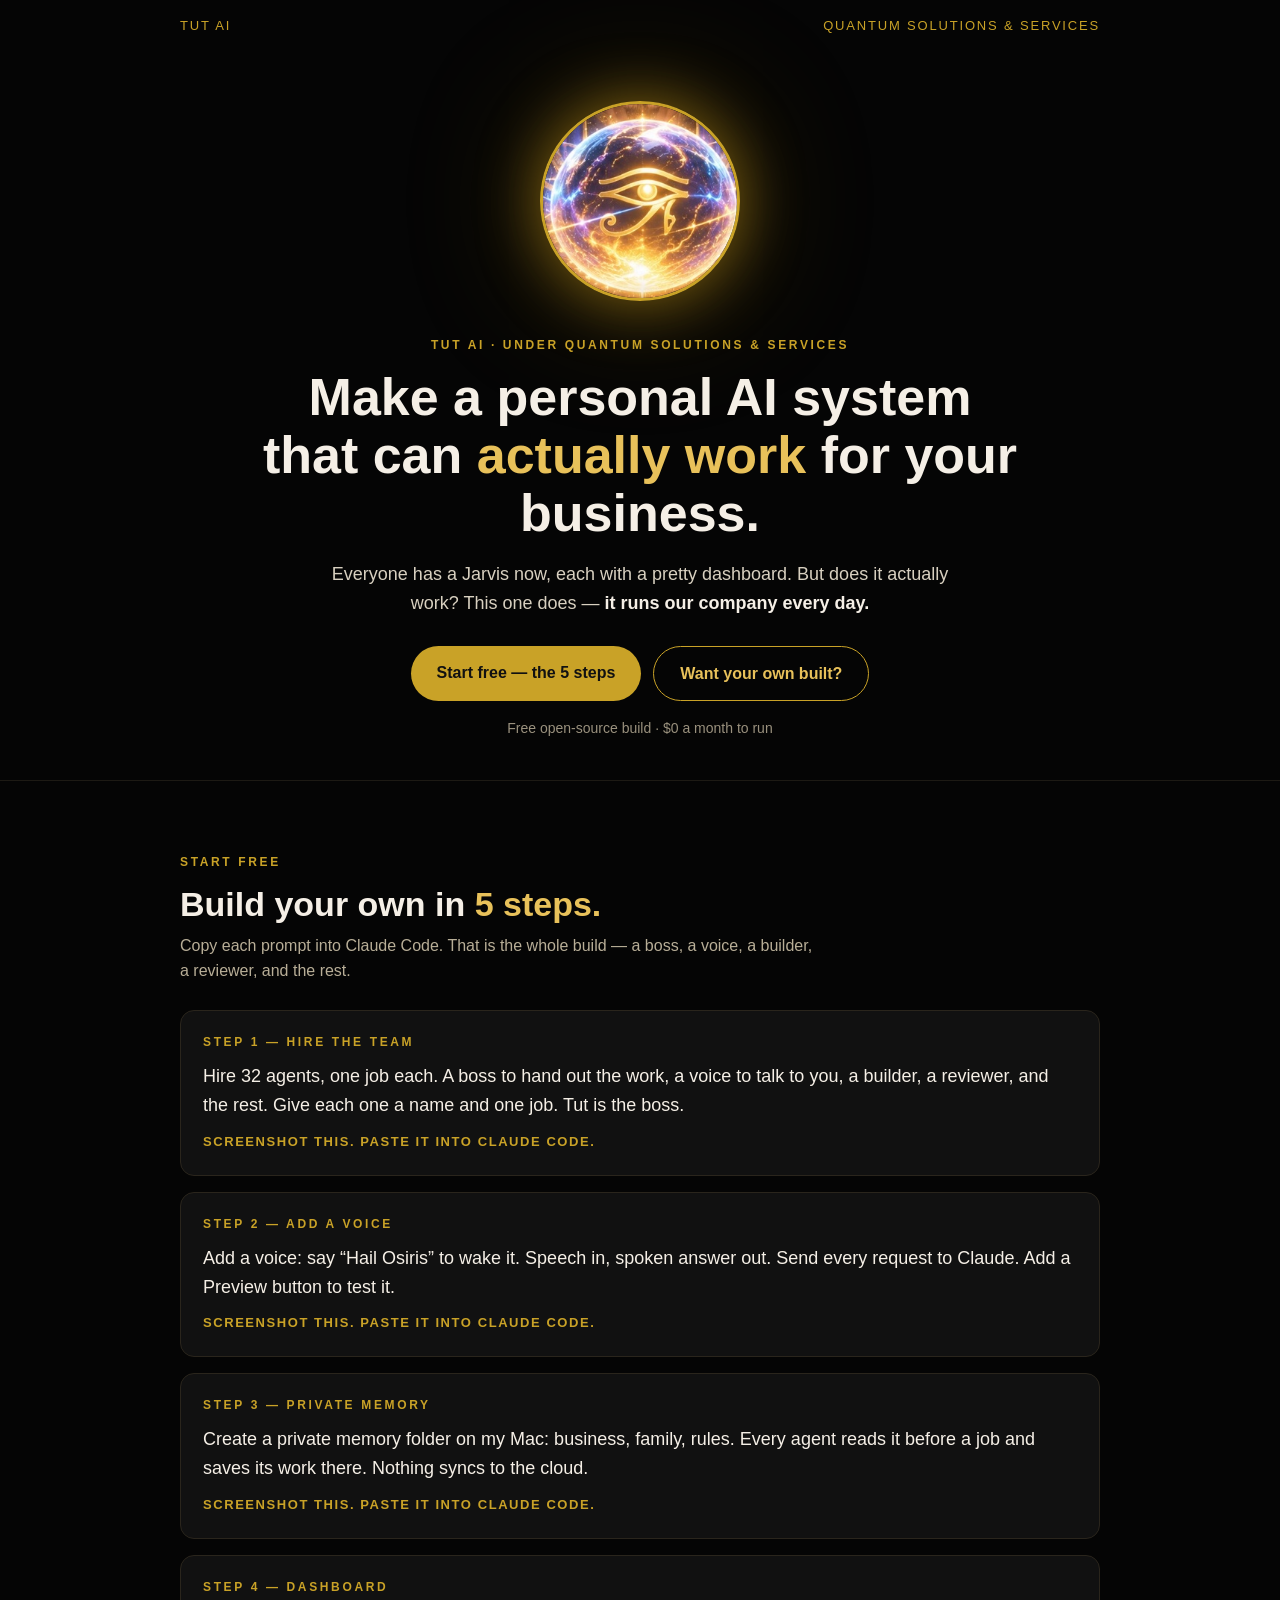
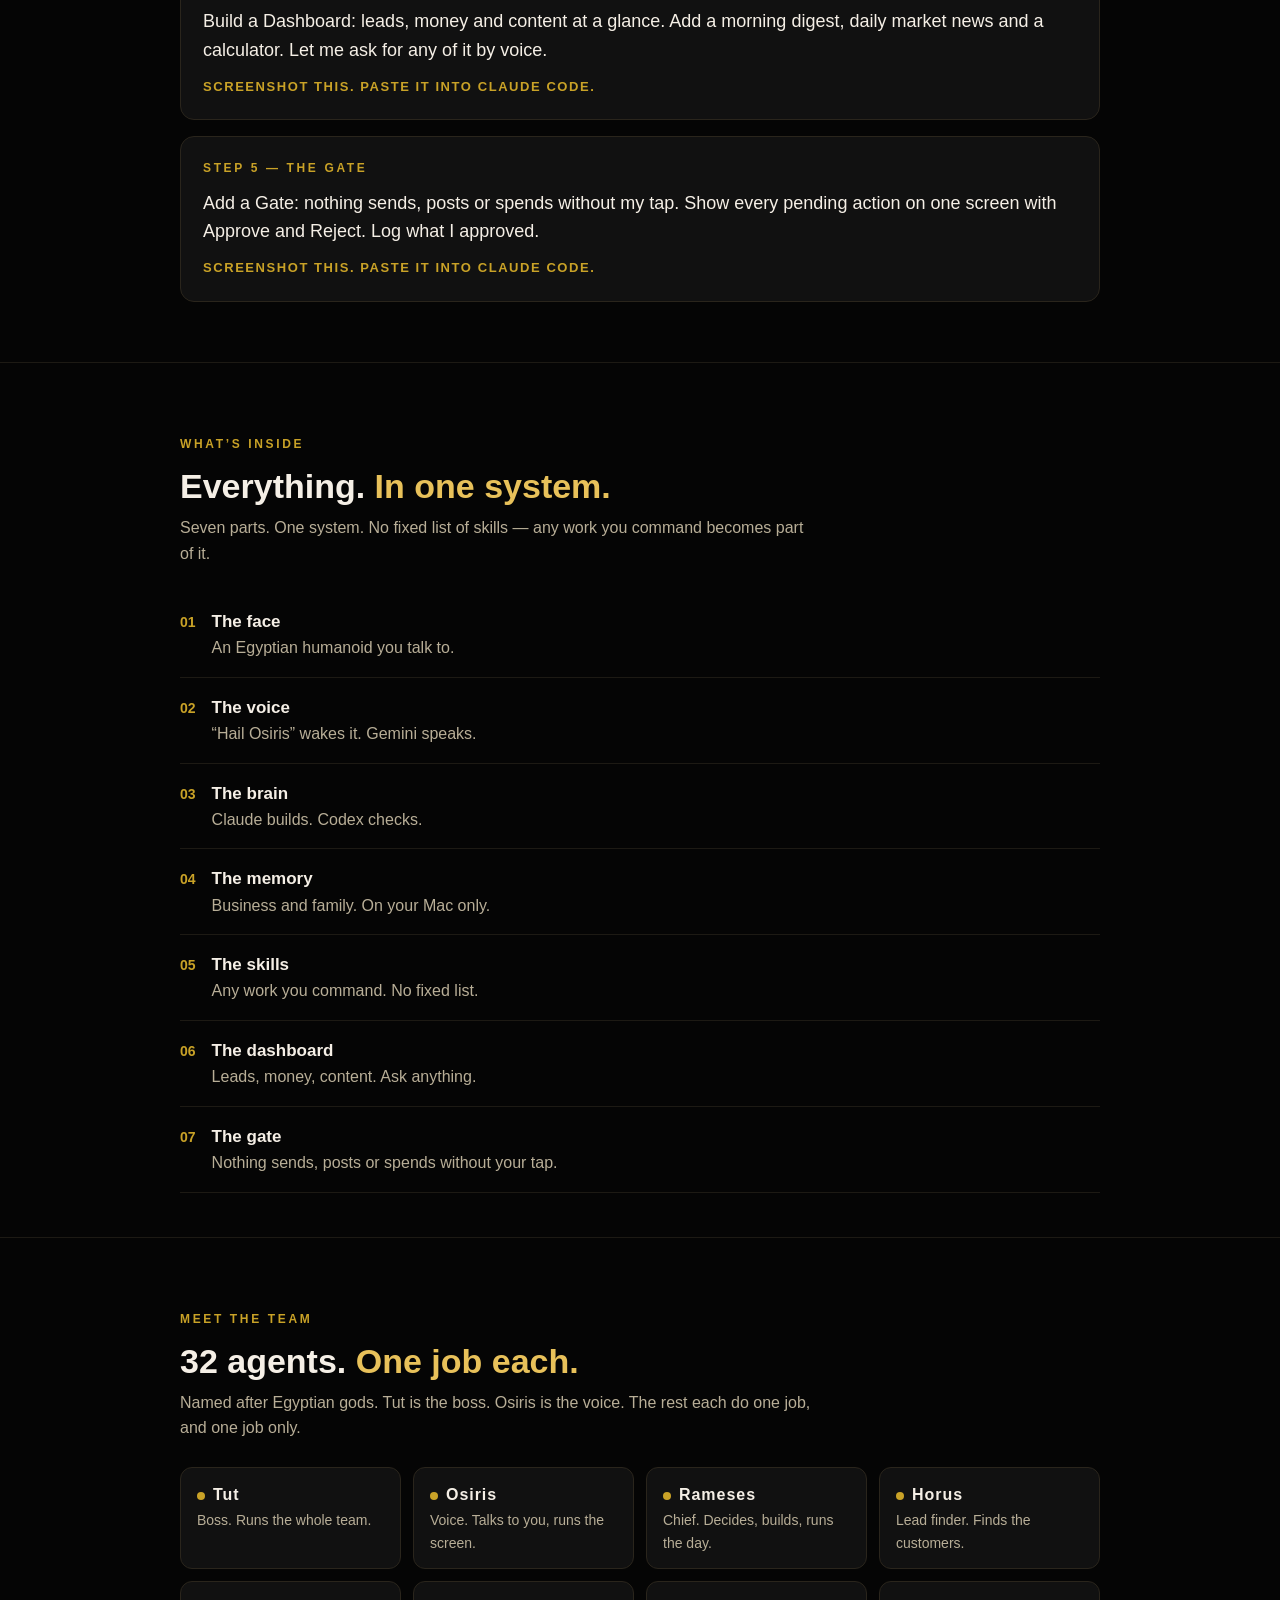
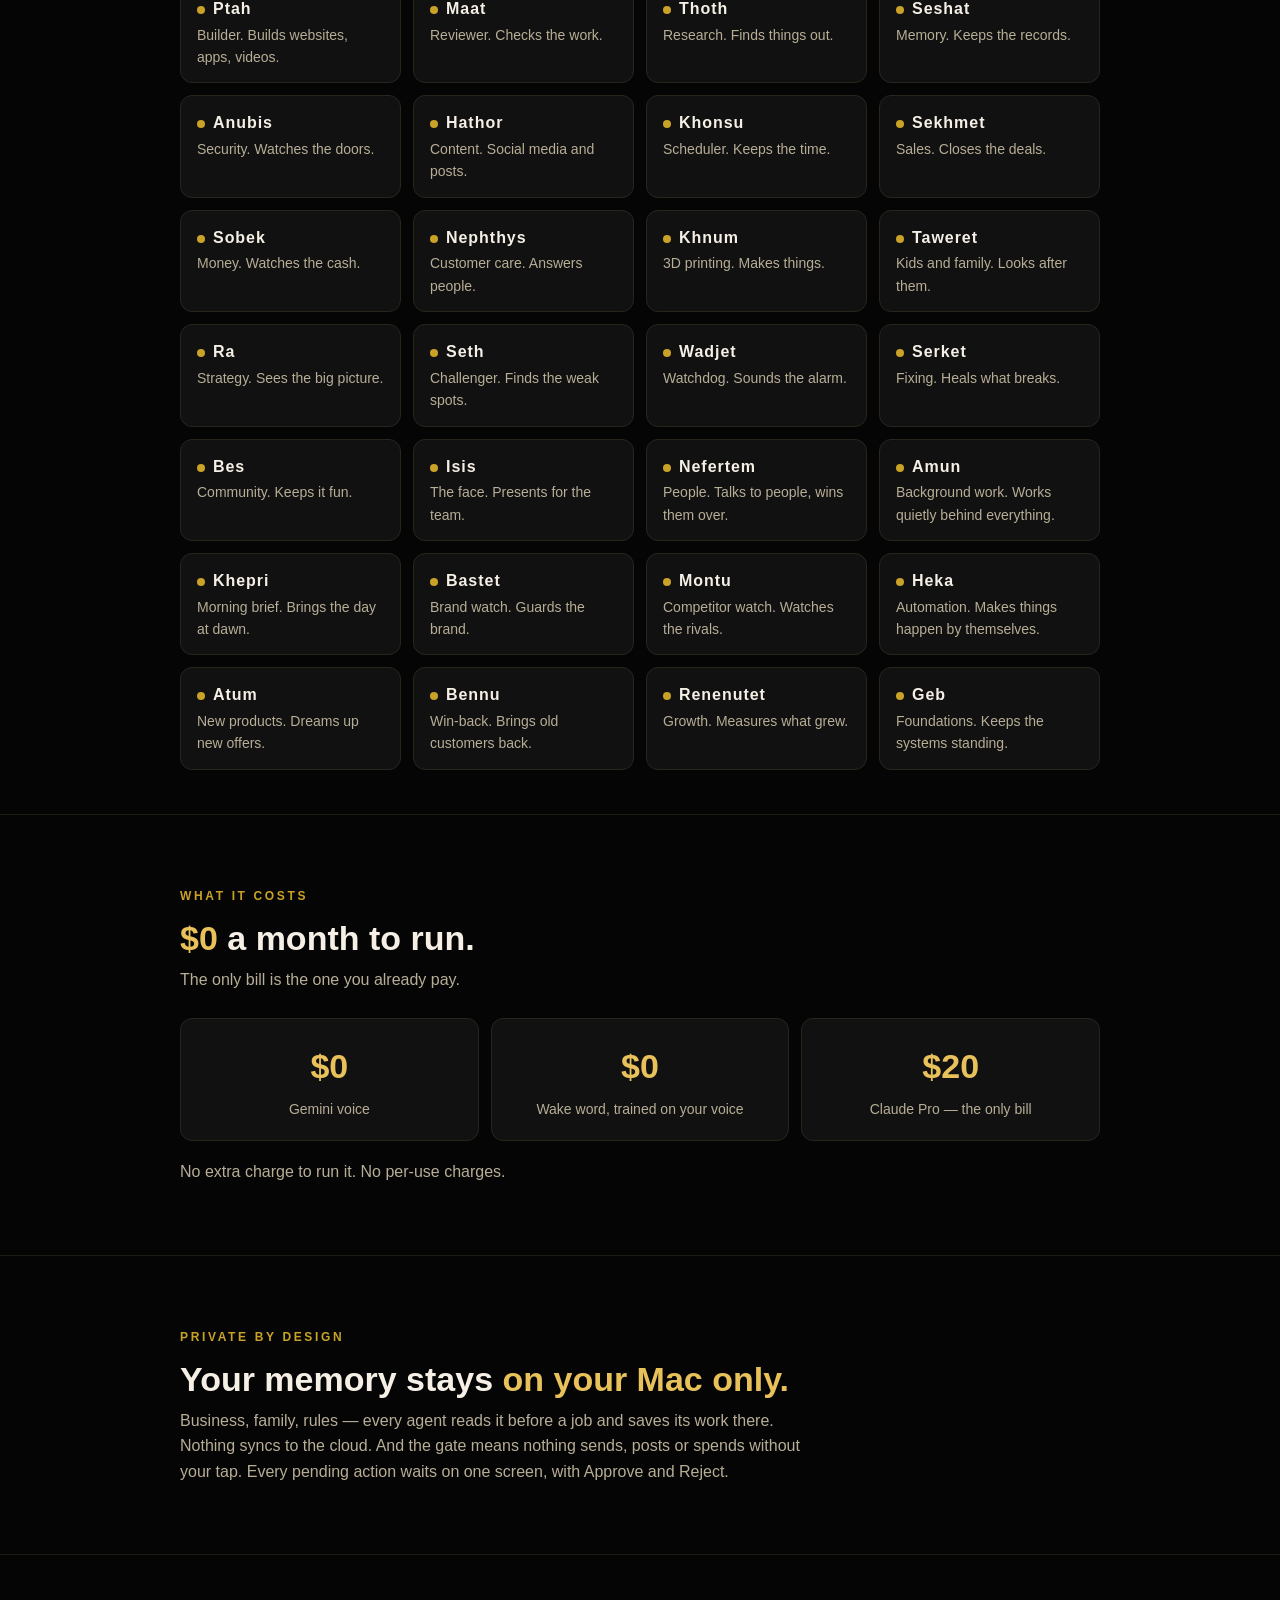
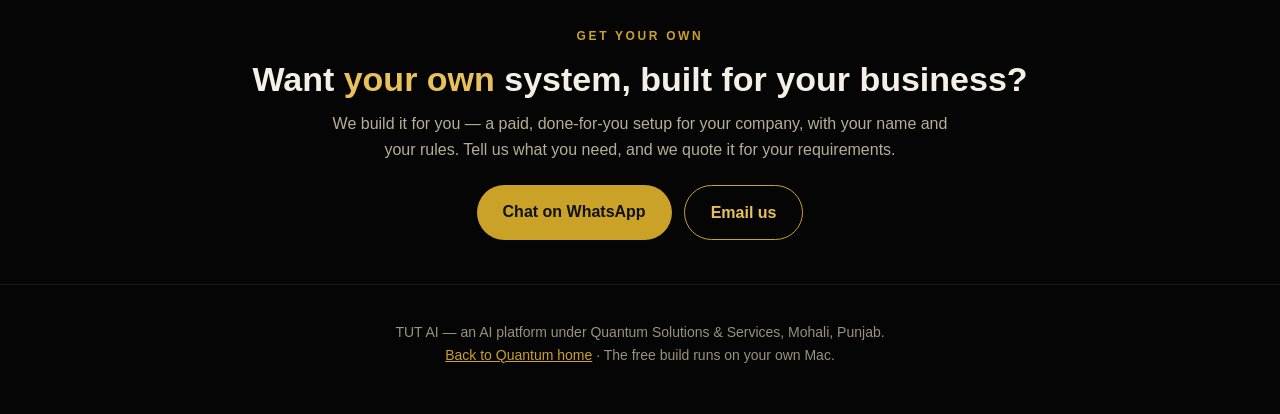
<file: quantum-landing-page/tut/index.html>
<!DOCTYPE html>
<html lang="en">
<head>
<meta charset="utf-8">
<meta name="viewport" content="width=device-width, initial-scale=1">
<title>TUT AI — Make a personal AI system that can actually work for your business</title>
<meta name="description" content="TUT AI, under Quantum Solutions & Services. Build your own OSIRIS: 32 agents, one job each. Free to build, $0 a month to run.">
<style>
*{box-sizing:border-box;margin:0;padding:0}
body{background:#050505;color:#f5efe6;font-family:-apple-system,BlinkMacSystemFont,"Segoe UI",Helvetica,Arial,sans-serif;line-height:1.6}
a{color:#e8c15a}
.wrap{max-width:960px;margin:0 auto;padding:0 20px}
.topbar{display:flex;justify-content:space-between;align-items:center;padding:16px 20px;max-width:960px;margin:0 auto;font-size:13px;letter-spacing:.14em;text-transform:uppercase;color:#c9a227}
.topbar a{text-decoration:none;color:#c9a227}
.hero{text-align:center;padding:48px 20px 40px}
.orb{width:200px;height:200px;border-radius:50%;object-fit:cover;border:3px solid #c9a227;box-shadow:0 0 60px rgba(212,160,23,.55),0 0 140px rgba(212,160,23,.25)}
.eyebrow{color:#c9a227;letter-spacing:.22em;text-transform:uppercase;font-size:12px;font-weight:700;margin:28px 0 12px}
h1{font-size:clamp(30px,6vw,52px);line-height:1.12;max-width:760px;margin:0 auto}
h1 em{color:#e8c15a;font-style:normal}
.lede{font-size:18px;color:#d8d0c0;max-width:640px;margin:18px auto 0}
.lede b{color:#f5efe6}
.btns{margin-top:28px;display:flex;gap:12px;justify-content:center;flex-wrap:wrap}
.btn{display:inline-block;padding:14px 26px;border-radius:999px;text-decoration:none;font-weight:700;font-size:16px}
.btn.gold{background:#c9a227;color:#111}
.btn.ghost{border:1px solid #c9a227;color:#e8c15a}
.note{margin-top:16px;font-size:14px;color:#9a917e}
section{padding:44px 0;border-top:1px solid #1d1a14}
h2{font-size:clamp(24px,4.5vw,34px);line-height:1.2;margin-bottom:8px}
h2 em{color:#e8c15a;font-style:normal}
.sub{color:#b8ae97;max-width:640px;margin-bottom:26px}
.step{background:#111;border:1px solid #2a251c;border-radius:14px;padding:22px;margin-bottom:16px}
.step .eyebrow{margin:0 0 10px}
.prompt{font-size:18px;color:#f5efe6}
.copy{margin-top:12px;font-size:13px;letter-spacing:.12em;text-transform:uppercase;color:#c9a227;font-weight:700}
.row{display:flex;gap:16px;padding:16px 0;border-bottom:1px solid #1d1a14;align-items:baseline}
.row b{color:#c9a227;font-size:14px}
.row strong{display:block;font-size:17px}
.row span{color:#b8ae97}
.grid{display:grid;grid-template-columns:repeat(auto-fill,minmax(200px,1fr));gap:12px}
.agent{background:#111;border:1px solid #2a251c;border-radius:12px;padding:14px 16px}
.agent .dot{display:inline-block;width:8px;height:8px;border-radius:50%;background:#c9a227;margin-right:8px}
.agent b{letter-spacing:.06em}
.agent span{display:block;color:#b8ae97;font-size:14px;margin-top:2px}
.costs{display:flex;gap:12px;flex-wrap:wrap}
.cost{flex:1;min-width:160px;background:#111;border:1px solid #2a251c;border-radius:12px;padding:20px;text-align:center}
.cost .big{font-size:34px;font-weight:800;color:#e8c15a}
.cost span{display:block;color:#b8ae97;font-size:14px;margin-top:4px}
.cta{text-align:center}
.cta .btns{margin-top:22px}
footer{padding:36px 20px 48px;text-align:center;color:#9a917e;font-size:14px;border-top:1px solid #1d1a14}
footer a{color:#c9a227}
</style>
</head>
<body>
<div class="topbar"><span>TUT AI</span><a href="https://quantumsolutionsandservices.com/">Quantum Solutions &amp; Services</a></div>
<div class="wrap hero">
<img class="orb" src="[data-uri]" alt="The OSIRIS orb — a glowing eye of Horus">
<div class="eyebrow">Tut AI &middot; under Quantum Solutions &amp; Services</div>
<h1>Make a personal AI system that can <em>actually work</em> for your business.</h1>
<p class="lede">Everyone has a Jarvis now, each with a pretty dashboard. But does it actually work? This one does &mdash; <b>it runs our company every day.</b></p>
<div class="btns"><a class="btn gold" href="#steps">Start free &mdash; the 5 steps</a><a class="btn ghost" href="#own">Want your own built?</a></div>
<p class="note">Free open-source build &middot; $0 a month to run</p>
</div>

<section id="steps"><div class="wrap">
<div class="eyebrow">Start free</div>
<h2>Build your own in <em>5 steps.</em></h2>
<p class="sub">Copy each prompt into Claude Code. That is the whole build &mdash; a boss, a voice, a builder, a reviewer, and the rest.</p>
<div class="step"><div class="eyebrow">STEP 1 — HIRE THE TEAM</div><p class="prompt">Hire 32 agents, one job each. A boss to hand out the work, a voice to talk to you, a builder, a reviewer, and the rest. Give each one a name and one job. Tut is the boss.</p><div class="copy">Screenshot this. Paste it into Claude Code.</div></div>
<div class="step"><div class="eyebrow">STEP 2 — ADD A VOICE</div><p class="prompt">Add a voice: say “Hail Osiris” to wake it. Speech in, spoken answer out. Send every request to Claude. Add a Preview button to test it.</p><div class="copy">Screenshot this. Paste it into Claude Code.</div></div>
<div class="step"><div class="eyebrow">STEP 3 — PRIVATE MEMORY</div><p class="prompt">Create a private memory folder on my Mac: business, family, rules. Every agent reads it before a job and saves its work there. Nothing syncs to the cloud.</p><div class="copy">Screenshot this. Paste it into Claude Code.</div></div>
<div class="step"><div class="eyebrow">STEP 4 — DASHBOARD</div><p class="prompt">Build a Dashboard: leads, money and content at a glance. Add a morning digest, daily market news and a calculator. Let me ask for any of it by voice.</p><div class="copy">Screenshot this. Paste it into Claude Code.</div></div>
<div class="step"><div class="eyebrow">STEP 5 — THE GATE</div><p class="prompt">Add a Gate: nothing sends, posts or spends without my tap. Show every pending action on one screen with Approve and Reject. Log what I approved.</p><div class="copy">Screenshot this. Paste it into Claude Code.</div></div>
</div></section>

<section><div class="wrap">
<div class="eyebrow">What&rsquo;s inside</div>
<h2>Everything. <em>In one system.</em></h2>
<p class="sub">Seven parts. One system. No fixed list of skills &mdash; any work you command becomes part of it.</p>
<div class="row"><b>01</b><div><strong>The face</strong><span>An Egyptian humanoid you talk to.</span></div></div>
<div class="row"><b>02</b><div><strong>The voice</strong><span>“Hail Osiris” wakes it. Gemini speaks.</span></div></div>
<div class="row"><b>03</b><div><strong>The brain</strong><span>Claude builds. Codex checks.</span></div></div>
<div class="row"><b>04</b><div><strong>The memory</strong><span>Business and family. On your Mac only.</span></div></div>
<div class="row"><b>05</b><div><strong>The skills</strong><span>Any work you command. No fixed list.</span></div></div>
<div class="row"><b>06</b><div><strong>The dashboard</strong><span>Leads, money, content. Ask anything.</span></div></div>
<div class="row"><b>07</b><div><strong>The gate</strong><span>Nothing sends, posts or spends without your tap.</span></div></div>
</div></section>

<section><div class="wrap">
<div class="eyebrow">Meet the team</div>
<h2>32 agents. <em>One job each.</em></h2>
<p class="sub">Named after Egyptian gods. Tut is the boss. Osiris is the voice. The rest each do one job, and one job only.</p>
<div class="grid">
<div class="agent"><span class="dot"></span><b>Tut</b><span>Boss. Runs the whole team.</span></div>
<div class="agent"><span class="dot"></span><b>Osiris</b><span>Voice. Talks to you, runs the screen.</span></div>
<div class="agent"><span class="dot"></span><b>Rameses</b><span>Chief. Decides, builds, runs the day.</span></div>
<div class="agent"><span class="dot"></span><b>Horus</b><span>Lead finder. Finds the customers.</span></div>
<div class="agent"><span class="dot"></span><b>Ptah</b><span>Builder. Builds websites, apps, videos.</span></div>
<div class="agent"><span class="dot"></span><b>Maat</b><span>Reviewer. Checks the work.</span></div>
<div class="agent"><span class="dot"></span><b>Thoth</b><span>Research. Finds things out.</span></div>
<div class="agent"><span class="dot"></span><b>Seshat</b><span>Memory. Keeps the records.</span></div>
<div class="agent"><span class="dot"></span><b>Anubis</b><span>Security. Watches the doors.</span></div>
<div class="agent"><span class="dot"></span><b>Hathor</b><span>Content. Social media and posts.</span></div>
<div class="agent"><span class="dot"></span><b>Khonsu</b><span>Scheduler. Keeps the time.</span></div>
<div class="agent"><span class="dot"></span><b>Sekhmet</b><span>Sales. Closes the deals.</span></div>
<div class="agent"><span class="dot"></span><b>Sobek</b><span>Money. Watches the cash.</span></div>
<div class="agent"><span class="dot"></span><b>Nephthys</b><span>Customer care. Answers people.</span></div>
<div class="agent"><span class="dot"></span><b>Khnum</b><span>3D printing. Makes things.</span></div>
<div class="agent"><span class="dot"></span><b>Taweret</b><span>Kids and family. Looks after them.</span></div>
<div class="agent"><span class="dot"></span><b>Ra</b><span>Strategy. Sees the big picture.</span></div>
<div class="agent"><span class="dot"></span><b>Seth</b><span>Challenger. Finds the weak spots.</span></div>
<div class="agent"><span class="dot"></span><b>Wadjet</b><span>Watchdog. Sounds the alarm.</span></div>
<div class="agent"><span class="dot"></span><b>Serket</b><span>Fixing. Heals what breaks.</span></div>
<div class="agent"><span class="dot"></span><b>Bes</b><span>Community. Keeps it fun.</span></div>
<div class="agent"><span class="dot"></span><b>Isis</b><span>The face. Presents for the team.</span></div>
<div class="agent"><span class="dot"></span><b>Nefertem</b><span>People. Talks to people, wins them over.</span></div>
<div class="agent"><span class="dot"></span><b>Amun</b><span>Background work. Works quietly behind everything.</span></div>
<div class="agent"><span class="dot"></span><b>Khepri</b><span>Morning brief. Brings the day at dawn.</span></div>
<div class="agent"><span class="dot"></span><b>Bastet</b><span>Brand watch. Guards the brand.</span></div>
<div class="agent"><span class="dot"></span><b>Montu</b><span>Competitor watch. Watches the rivals.</span></div>
<div class="agent"><span class="dot"></span><b>Heka</b><span>Automation. Makes things happen by themselves.</span></div>
<div class="agent"><span class="dot"></span><b>Atum</b><span>New products. Dreams up new offers.</span></div>
<div class="agent"><span class="dot"></span><b>Bennu</b><span>Win-back. Brings old customers back.</span></div>
<div class="agent"><span class="dot"></span><b>Renenutet</b><span>Growth. Measures what grew.</span></div>
<div class="agent"><span class="dot"></span><b>Geb</b><span>Foundations. Keeps the systems standing.</span></div>
</div>
</div></section>

<section><div class="wrap">
<div class="eyebrow">What it costs</div>
<h2><em>$0</em> a month to run.</h2>
<p class="sub">The only bill is the one you already pay.</p>
<div class="costs">
<div class="cost"><div class="big">$0</div><span>Gemini voice</span></div>
<div class="cost"><div class="big">$0</div><span>Wake word, trained on your voice</span></div>
<div class="cost"><div class="big">$20</div><span>Claude Pro &mdash; the only bill</span></div>
</div>
<p class="sub" style="margin-top:18px">No extra charge to run it. No per-use charges.</p>
</div></section>

<section><div class="wrap">
<div class="eyebrow">Private by design</div>
<h2>Your memory stays <em>on your Mac only.</em></h2>
<p class="sub">Business, family, rules &mdash; every agent reads it before a job and saves its work there. Nothing syncs to the cloud. And the gate means nothing sends, posts or spends without your tap. Every pending action waits on one screen, with Approve and Reject.</p>
</div></section>

<section id="own"><div class="wrap cta">
<div class="eyebrow">Get your own</div>
<h2>Want <em>your own</em> system, built for your business?</h2>
<p class="sub" style="margin:12px auto 0">We build it for you &mdash; a paid, done-for-you setup for your company, with your name and your rules. Tell us what you need, and we quote it for your requirements.</p>
<div class="btns">
<a class="btn gold" href="https://wa.me/918641000030?text=Hello%20Quantum%2C%20I%20want%20my%20own%20TUT%20AI%20system%20built%20for%20my%20business.">Chat on WhatsApp</a>
<a class="btn ghost" href="mailto:info@quantumsolutionsandservices.com?subject=TUT%20AI%20—%20build%20one%20for%20my%20business">Email us</a>
</div>
</div></section>

<footer>
TUT AI &mdash; an AI platform under Quantum Solutions &amp; Services, Mohali, Punjab.<br>
<a href="https://quantumsolutionsandservices.com/">Back to Quantum home</a> &middot; The free build runs on your own Mac.
</footer>
</body>
</html>
</file>
